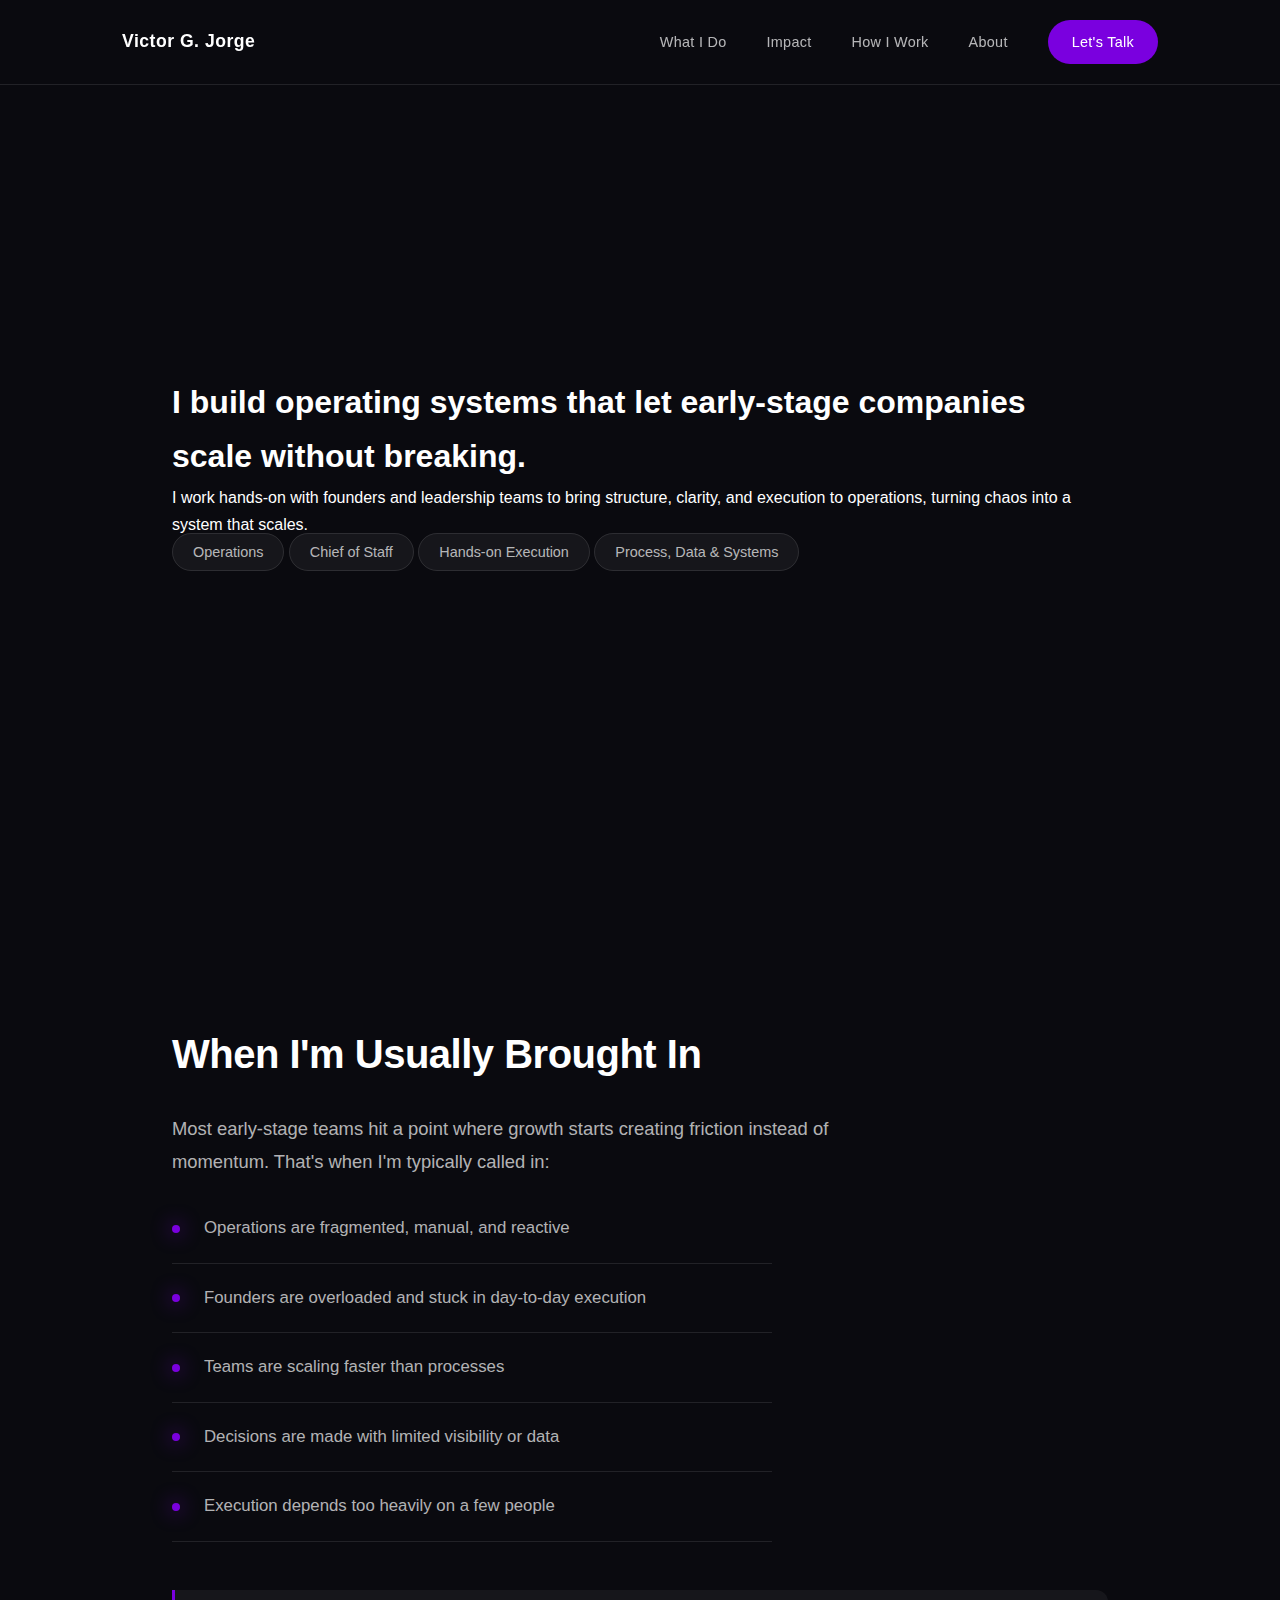
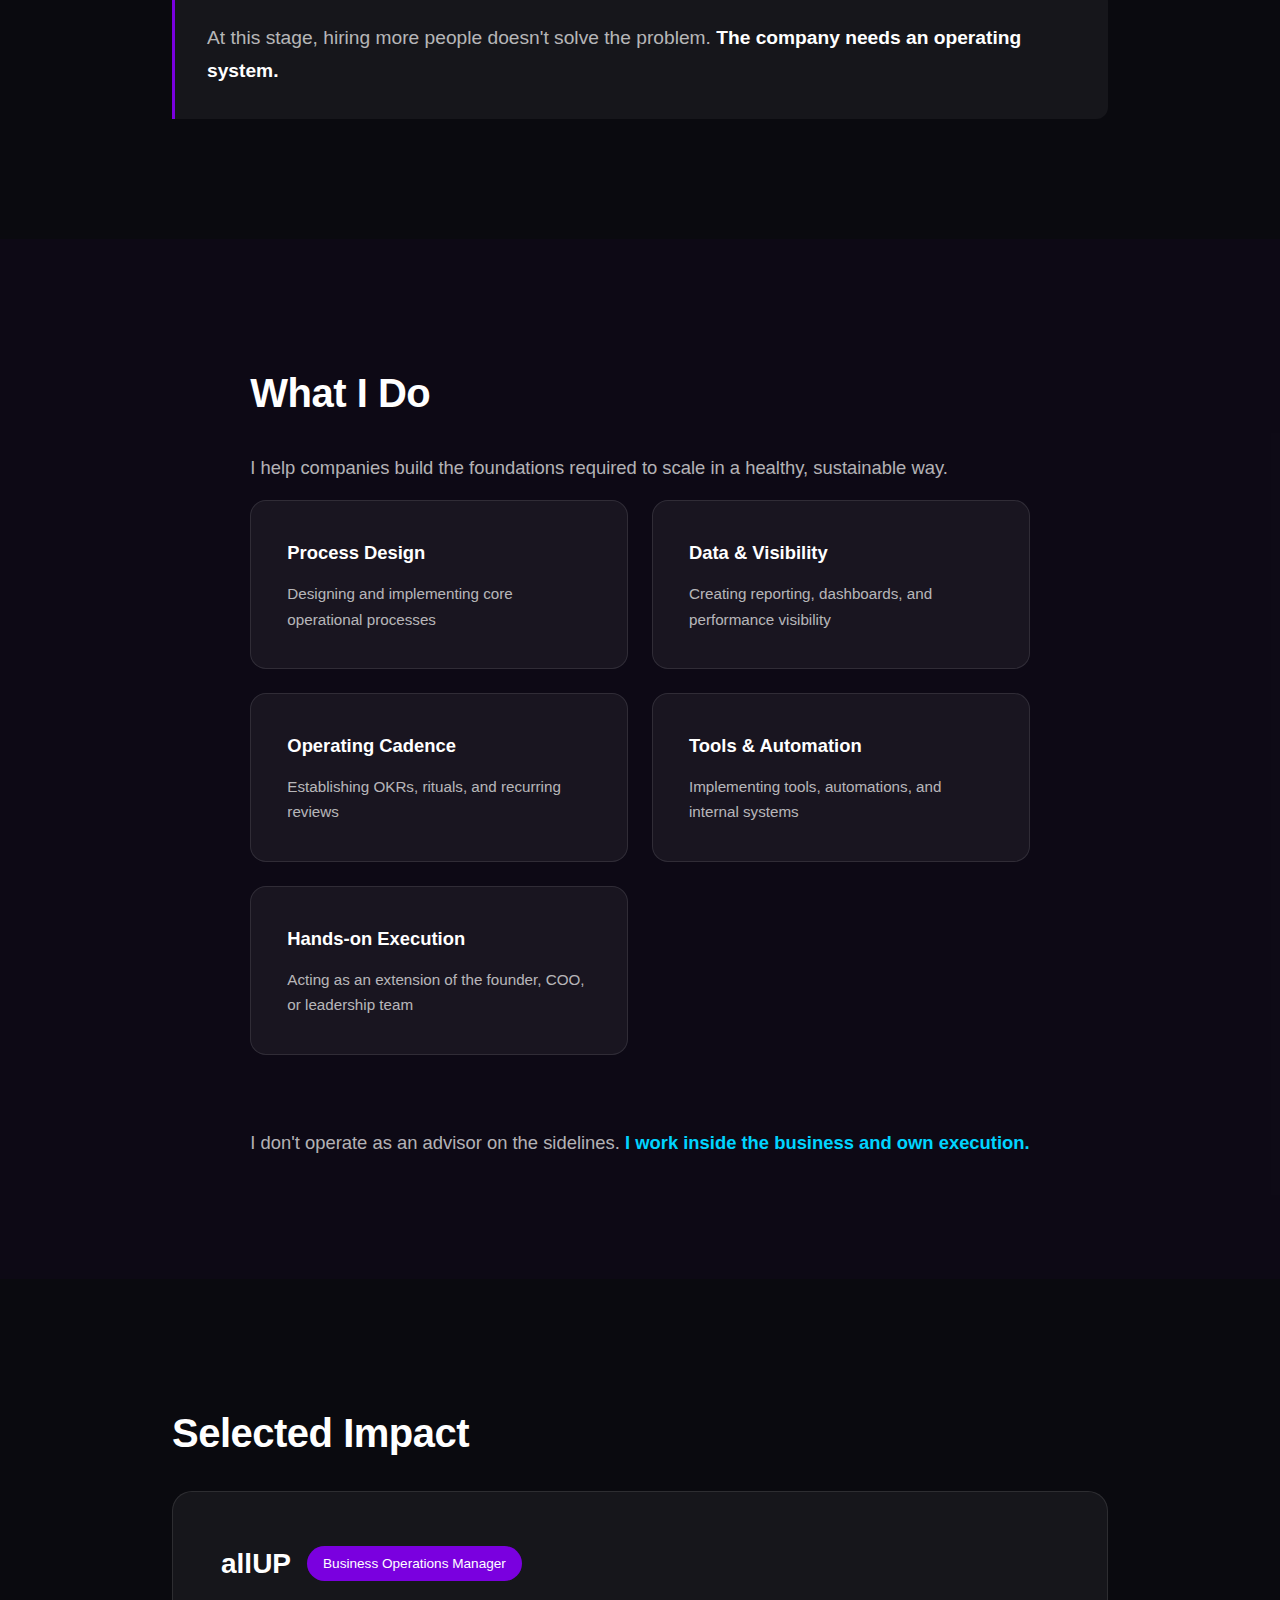
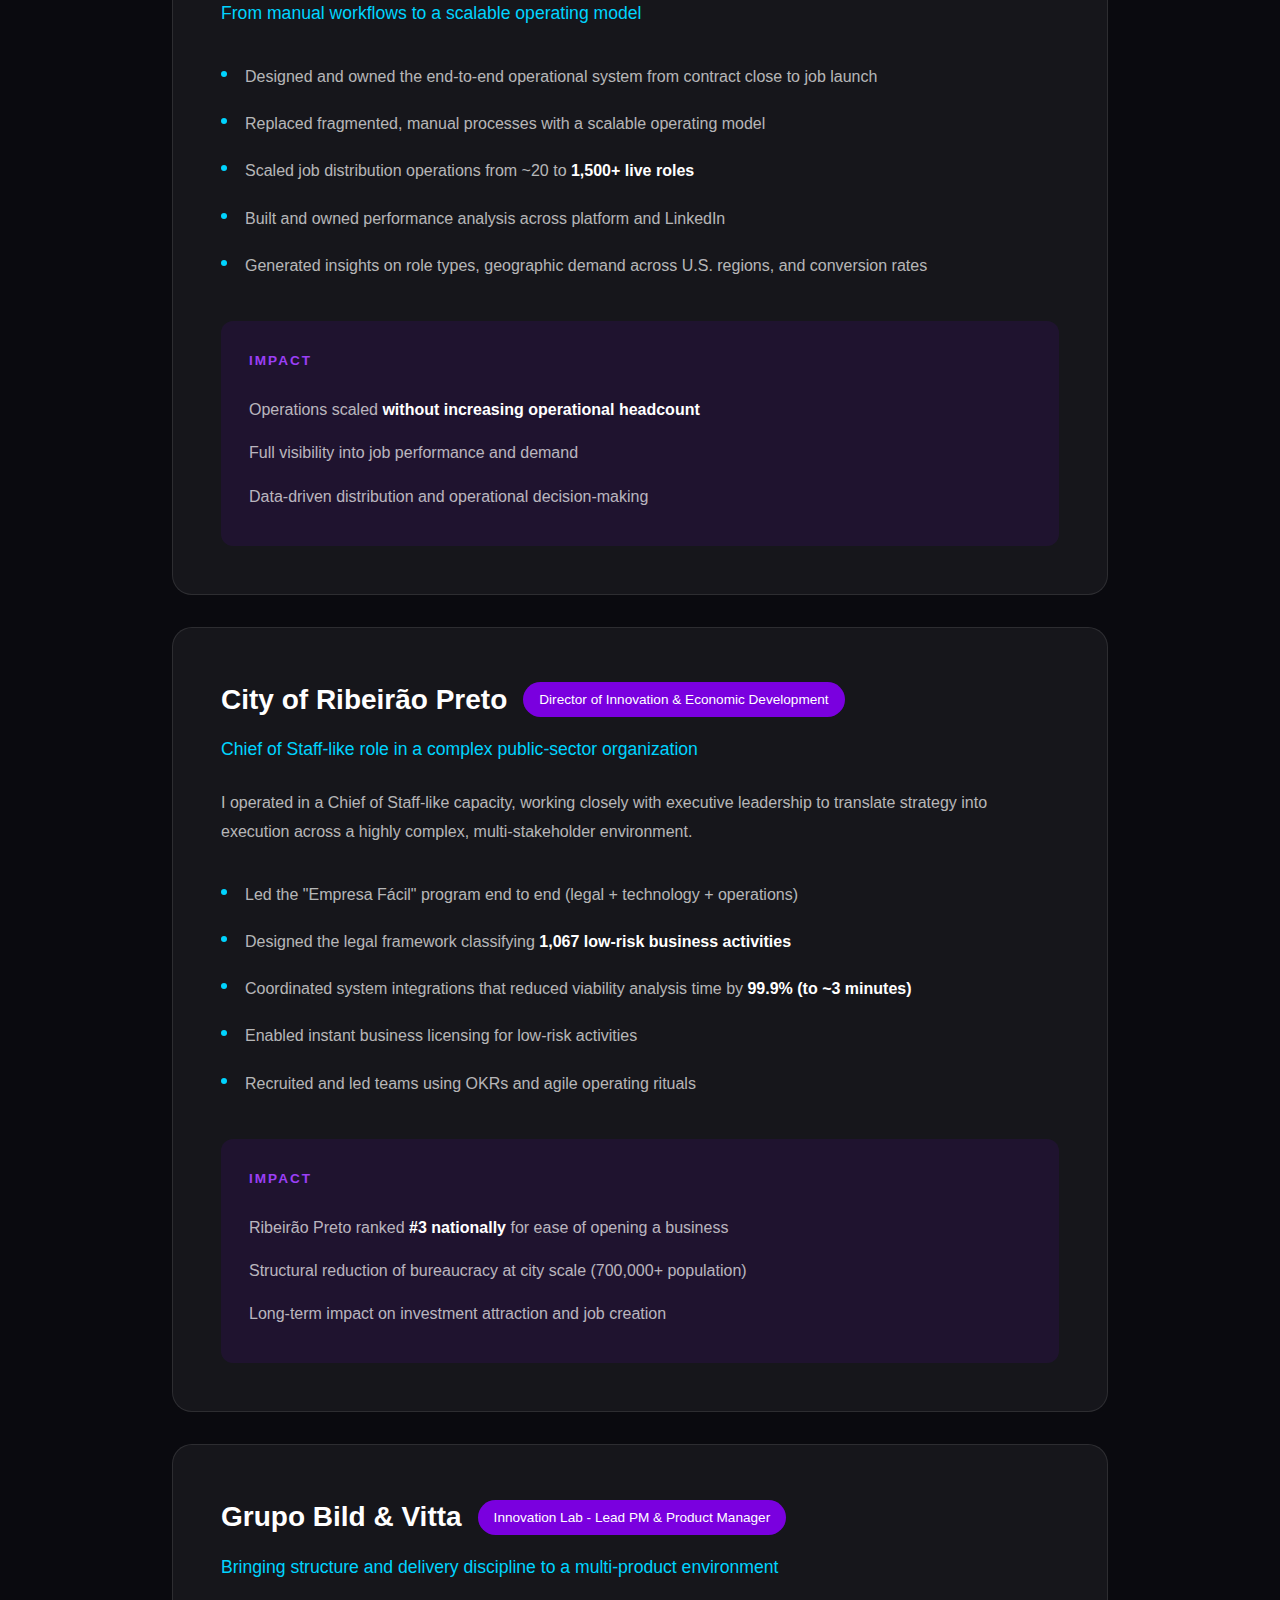
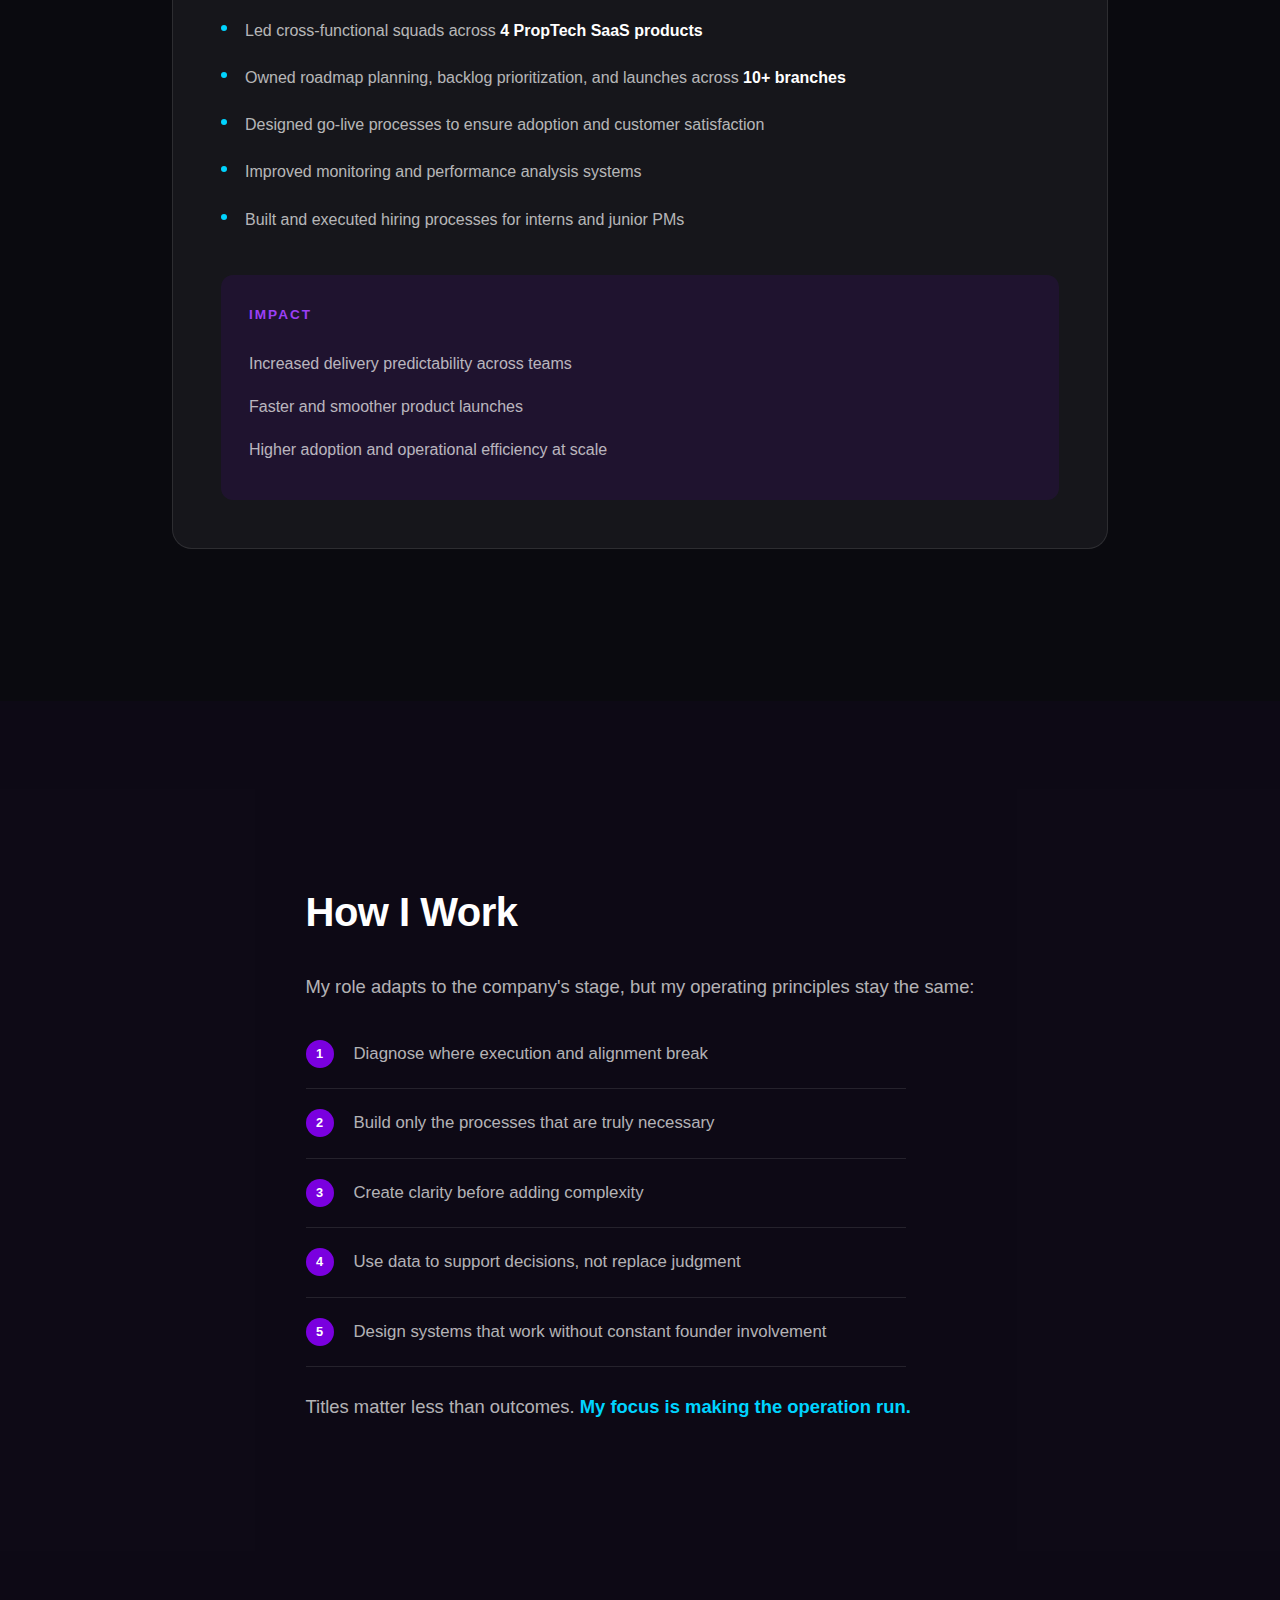
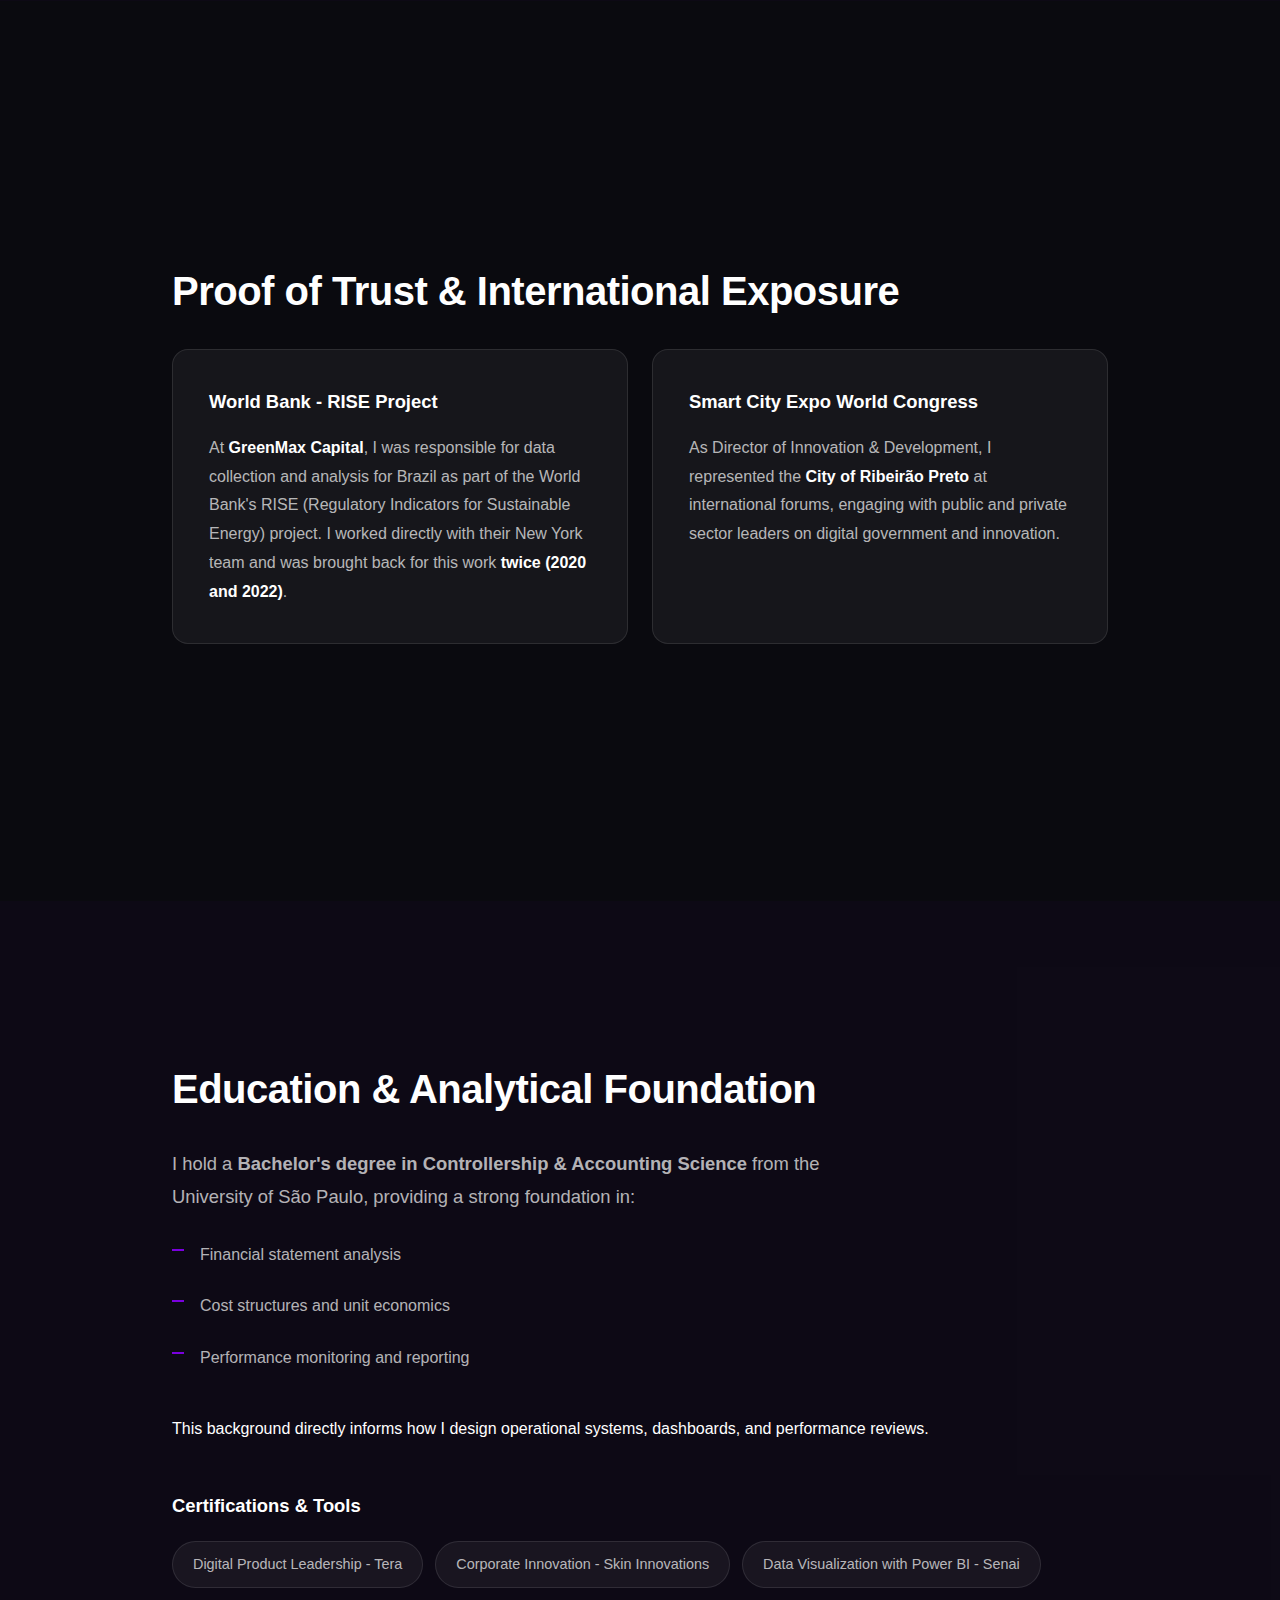
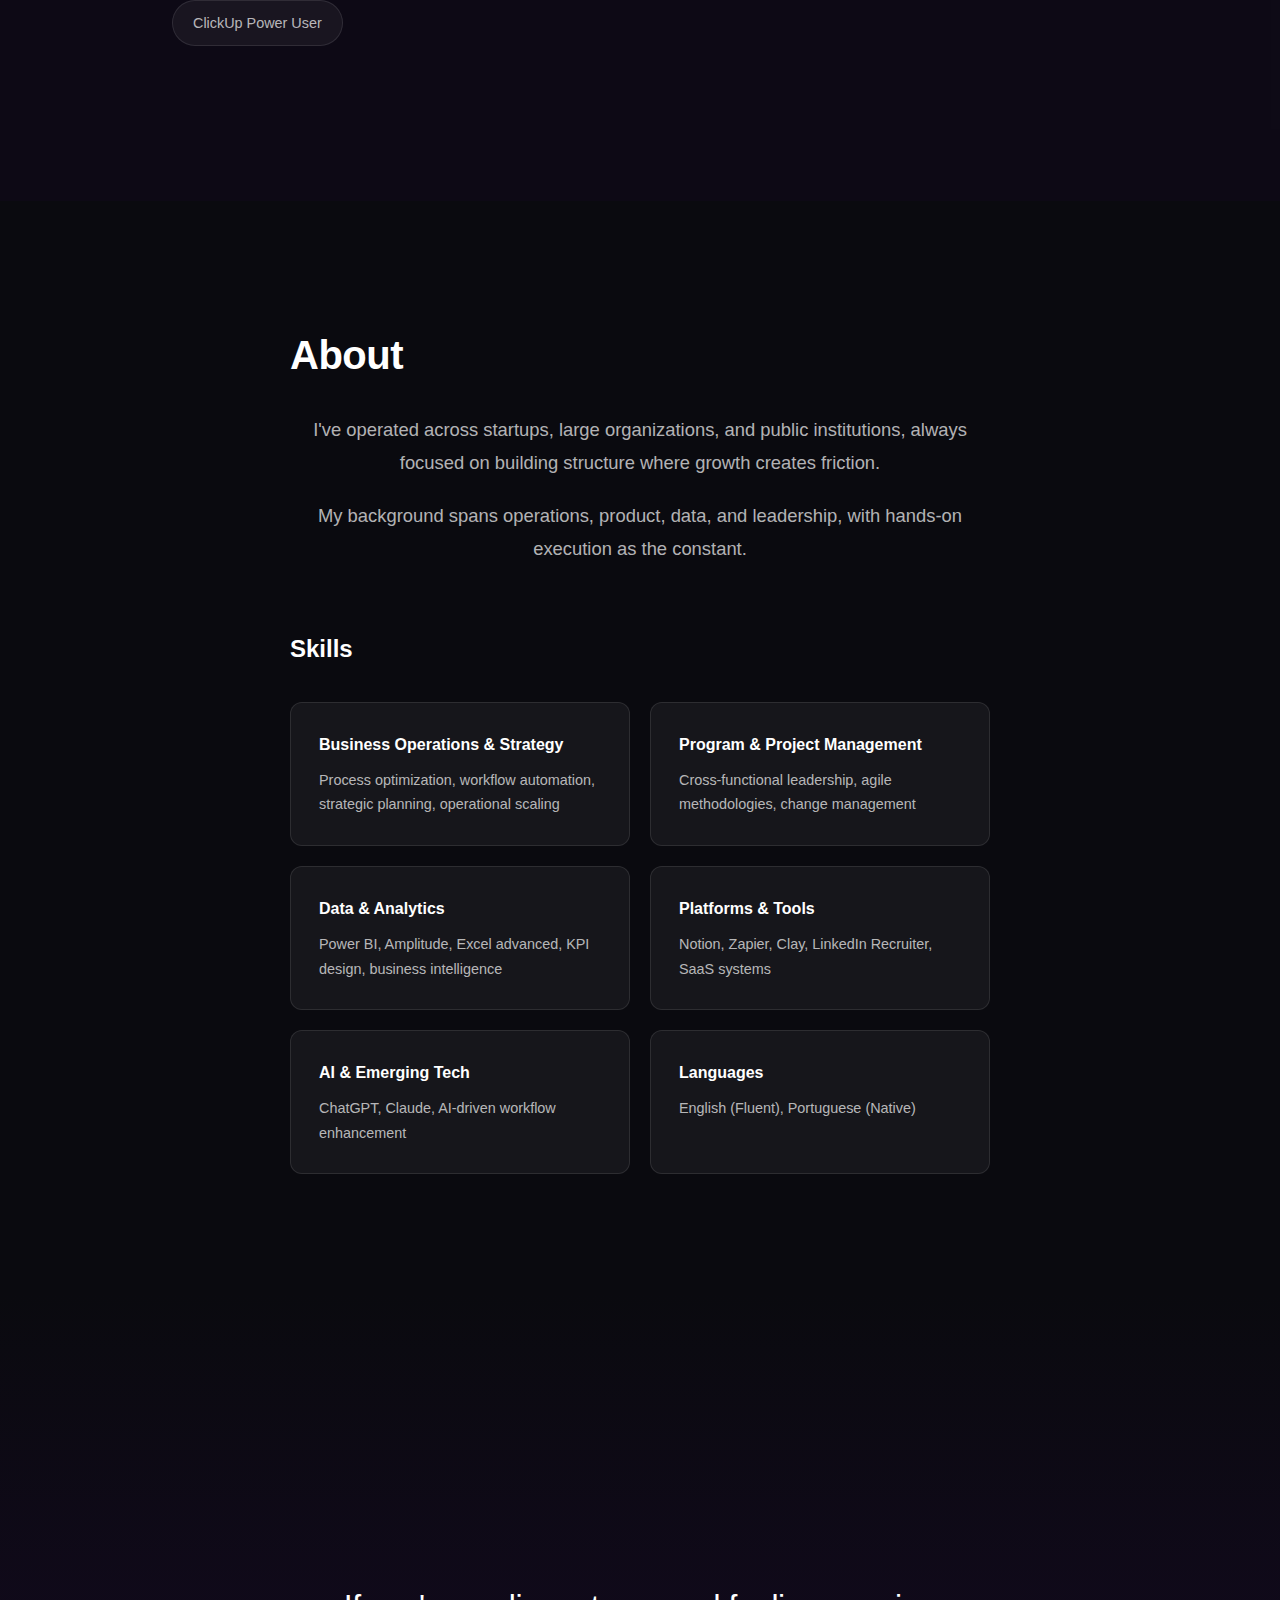
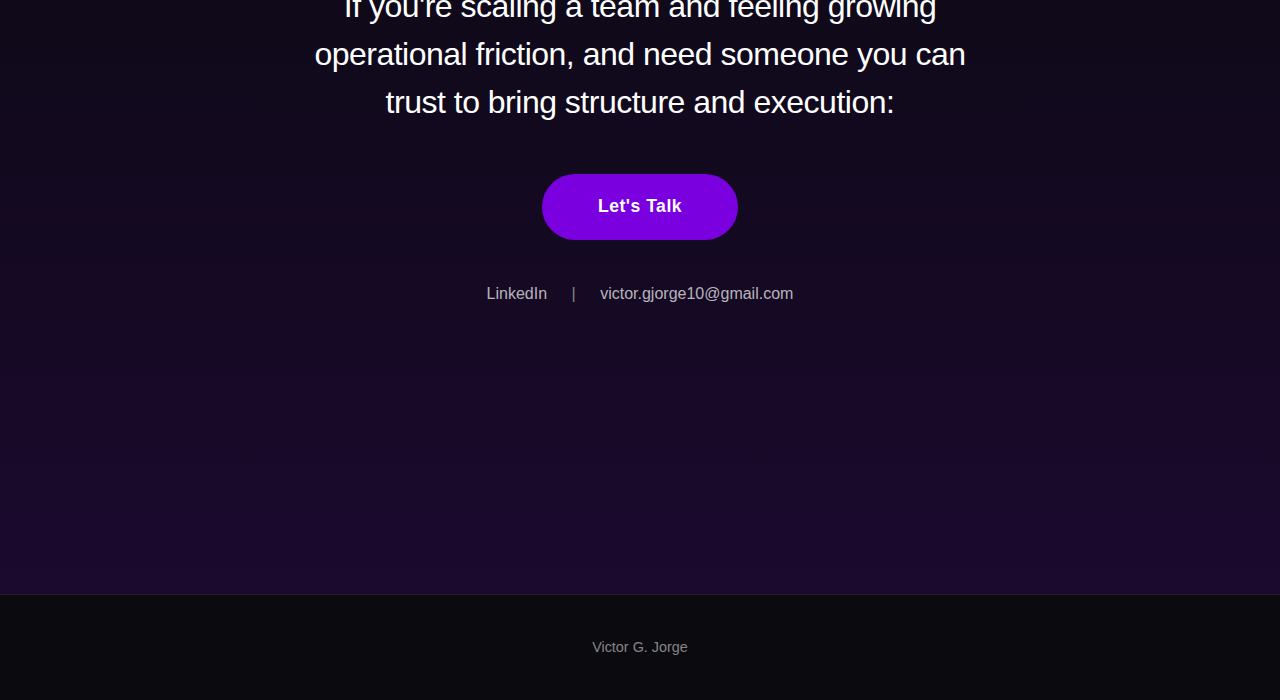
<file: index.html>
<!DOCTYPE html>
<html lang="en">
<head>
    <meta charset="UTF-8">
    <meta name="viewport" content="width=device-width, initial-scale=1.0">
    <title>Victor G. Jorge | Business Operations</title>
    <link rel="stylesheet" href="styles.css">
</head>
<body>
    <nav class="nav">
        <div class="nav-container">
            <a href="#" class="nav-logo">Victor G. Jorge</a>
            <div class="nav-links">
                <a href="#what-i-do">What I Do</a>
                <a href="#impact">Impact</a>
                <a href="#how-i-work">How I Work</a>
                <a href="#about">About</a>
                <a href="#contact" class="nav-cta">Let's Talk</a>
            </div>
        </div>
    </nav>

    <header class="hero">
        <div class="container">
            <h1>I build operating systems that let early-stage companies scale without breaking.</h1>
            <p class="hero-subtitle">I work hands-on with founders and leadership teams to bring structure, clarity, and execution to operations, turning chaos into a system that scales.</p>
            <div class="hero-tags">
                <span>Operations</span>
                <span>Chief of Staff</span>
                <span>Hands-on Execution</span>
                <span>Process, Data & Systems</span>
            </div>
        </div>
    </header>

    <section class="section" id="when-brought-in">
        <div class="container">
            <h2>When I'm Usually Brought In</h2>
            <p class="section-intro">Most early-stage teams hit a point where growth starts creating friction instead of momentum. That's when I'm typically called in:</p>
            <ul class="problem-list">
                <li>Operations are fragmented, manual, and reactive</li>
                <li>Founders are overloaded and stuck in day-to-day execution</li>
                <li>Teams are scaling faster than processes</li>
                <li>Decisions are made with limited visibility or data</li>
                <li>Execution depends too heavily on a few people</li>
            </ul>
            <p class="highlight-text">At this stage, hiring more people doesn't solve the problem. <strong>The company needs an operating system.</strong></p>
        </div>
    </section>

    <section class="section section-alt" id="what-i-do">
        <div class="container">
            <h2>What I Do</h2>
            <p class="section-intro">I help companies build the foundations required to scale in a healthy, sustainable way.</p>
            <div class="services-grid">
                <div class="service-card">
                    <h3>Process Design</h3>
                    <p>Designing and implementing core operational processes</p>
                </div>
                <div class="service-card">
                    <h3>Data & Visibility</h3>
                    <p>Creating reporting, dashboards, and performance visibility</p>
                </div>
                <div class="service-card">
                    <h3>Operating Cadence</h3>
                    <p>Establishing OKRs, rituals, and recurring reviews</p>
                </div>
                <div class="service-card">
                    <h3>Tools & Automation</h3>
                    <p>Implementing tools, automations, and internal systems</p>
                </div>
                <div class="service-card">
                    <h3>Hands-on Execution</h3>
                    <p>Acting as an extension of the founder, COO, or leadership team</p>
                </div>
            </div>
            <p class="emphasis">I don't operate as an advisor on the sidelines. <strong>I work inside the business and own execution.</strong></p>
        </div>
    </section>

    <section class="section" id="impact">
        <div class="container">
            <h2>Selected Impact</h2>

            <div class="case-study">
                <div class="case-header">
                    <h3>allUP</h3>
                    <span class="case-role">Business Operations Manager</span>
                </div>
                <p class="case-tagline">From manual workflows to a scalable operating model</p>
                <ul class="case-details">
                    <li>Designed and owned the end-to-end operational system from contract close to job launch</li>
                    <li>Replaced fragmented, manual processes with a scalable operating model</li>
                    <li>Scaled job distribution operations from ~20 to <strong>1,500+ live roles</strong></li>
                    <li>Built and owned performance analysis across platform and LinkedIn</li>
                    <li>Generated insights on role types, geographic demand across U.S. regions, and conversion rates</li>
                </ul>
                <div class="case-impact">
                    <h4>Impact</h4>
                    <ul>
                        <li>Operations scaled <strong>without increasing operational headcount</strong></li>
                        <li>Full visibility into job performance and demand</li>
                        <li>Data-driven distribution and operational decision-making</li>
                    </ul>
                </div>
            </div>

            <div class="case-study">
                <div class="case-header">
                    <h3>City of Ribeirão Preto</h3>
                    <span class="case-role">Director of Innovation & Economic Development</span>
                </div>
                <p class="case-tagline">Chief of Staff-like role in a complex public-sector organization</p>
                <p class="case-description">I operated in a Chief of Staff-like capacity, working closely with executive leadership to translate strategy into execution across a highly complex, multi-stakeholder environment.</p>
                <ul class="case-details">
                    <li>Led the "Empresa Fácil" program end to end (legal + technology + operations)</li>
                    <li>Designed the legal framework classifying <strong>1,067 low-risk business activities</strong></li>
                    <li>Coordinated system integrations that reduced viability analysis time by <strong>99.9% (to ~3 minutes)</strong></li>
                    <li>Enabled instant business licensing for low-risk activities</li>
                    <li>Recruited and led teams using OKRs and agile operating rituals</li>
                </ul>
                <div class="case-impact">
                    <h4>Impact</h4>
                    <ul>
                        <li>Ribeirão Preto ranked <strong>#3 nationally</strong> for ease of opening a business</li>
                        <li>Structural reduction of bureaucracy at city scale (700,000+ population)</li>
                        <li>Long-term impact on investment attraction and job creation</li>
                    </ul>
                </div>
            </div>

            <div class="case-study">
                <div class="case-header">
                    <h3>Grupo Bild & Vitta</h3>
                    <span class="case-role">Innovation Lab - Lead PM & Product Manager</span>
                </div>
                <p class="case-tagline">Bringing structure and delivery discipline to a multi-product environment</p>
                <ul class="case-details">
                    <li>Led cross-functional squads across <strong>4 PropTech SaaS products</strong></li>
                    <li>Owned roadmap planning, backlog prioritization, and launches across <strong>10+ branches</strong></li>
                    <li>Designed go-live processes to ensure adoption and customer satisfaction</li>
                    <li>Improved monitoring and performance analysis systems</li>
                    <li>Built and executed hiring processes for interns and junior PMs</li>
                </ul>
                <div class="case-impact">
                    <h4>Impact</h4>
                    <ul>
                        <li>Increased delivery predictability across teams</li>
                        <li>Faster and smoother product launches</li>
                        <li>Higher adoption and operational efficiency at scale</li>
                    </ul>
                </div>
            </div>
        </div>
    </section>

    <section class="section section-alt" id="how-i-work">
        <div class="container">
            <h2>How I Work</h2>
            <p class="section-intro">My role adapts to the company's stage, but my operating principles stay the same:</p>
            <ul class="principles-list">
                <li>Diagnose where execution and alignment break</li>
                <li>Build only the processes that are truly necessary</li>
                <li>Create clarity before adding complexity</li>
                <li>Use data to support decisions, not replace judgment</li>
                <li>Design systems that work without constant founder involvement</li>
            </ul>
            <p class="emphasis">Titles matter less than outcomes. <strong>My focus is making the operation run.</strong></p>
        </div>
    </section>

    <section class="section" id="trust">
        <div class="container">
            <h2>Proof of Trust & International Exposure</h2>
            <div class="trust-grid">
                <div class="trust-card">
                    <h3>World Bank - RISE Project</h3>
                    <p>At <strong>GreenMax Capital</strong>, I was responsible for data collection and analysis for Brazil as part of the World Bank's RISE (Regulatory Indicators for Sustainable Energy) project. I worked directly with their New York team and was brought back for this work <strong>twice (2020 and 2022)</strong>.</p>
                </div>
                <div class="trust-card">
                    <h3>Smart City Expo World Congress</h3>
                    <p>As Director of Innovation & Development, I represented the <strong>City of Ribeirão Preto</strong> at international forums, engaging with public and private sector leaders on digital government and innovation.</p>
                </div>
            </div>
        </div>
    </section>

    <section class="section section-alt" id="education">
        <div class="container">
            <h2>Education & Analytical Foundation</h2>
            <p class="section-intro">I hold a <strong>Bachelor's degree in Controllership & Accounting Science</strong> from the University of São Paulo, providing a strong foundation in:</p>
            <ul class="education-list">
                <li>Financial statement analysis</li>
                <li>Cost structures and unit economics</li>
                <li>Performance monitoring and reporting</li>
            </ul>
            <p>This background directly informs how I design operational systems, dashboards, and performance reviews.</p>

            <div class="certifications">
                <h3>Certifications & Tools</h3>
                <div class="cert-tags">
                    <span>Digital Product Leadership - Tera</span>
                    <span>Corporate Innovation - Skin Innovations</span>
                    <span>Data Visualization with Power BI - Senai</span>
                    <span>ClickUp Power User</span>
                </div>
            </div>
        </div>
    </section>

    <section class="section" id="about">
        <div class="container">
            <h2>About</h2>
            <p class="about-text">I've operated across startups, large organizations, and public institutions, always focused on building structure where growth creates friction.</p>
            <p class="about-text">My background spans operations, product, data, and leadership, with hands-on execution as the constant.</p>

            <div class="skills-section">
                <h3>Skills</h3>
                <div class="skills-grid">
                    <div class="skill-category">
                        <h4>Business Operations & Strategy</h4>
                        <p>Process optimization, workflow automation, strategic planning, operational scaling</p>
                    </div>
                    <div class="skill-category">
                        <h4>Program & Project Management</h4>
                        <p>Cross-functional leadership, agile methodologies, change management</p>
                    </div>
                    <div class="skill-category">
                        <h4>Data & Analytics</h4>
                        <p>Power BI, Amplitude, Excel advanced, KPI design, business intelligence</p>
                    </div>
                    <div class="skill-category">
                        <h4>Platforms & Tools</h4>
                        <p>Notion, Zapier, Clay, LinkedIn Recruiter, SaaS systems</p>
                    </div>
                    <div class="skill-category">
                        <h4>AI & Emerging Tech</h4>
                        <p>ChatGPT, Claude, AI-driven workflow enhancement</p>
                    </div>
                    <div class="skill-category">
                        <h4>Languages</h4>
                        <p>English (Fluent), Portuguese (Native)</p>
                    </div>
                </div>
            </div>
        </div>
    </section>

    <section class="section section-cta" id="contact">
        <div class="container">
            <h2>If you're scaling a team and feeling growing operational friction, and need someone you can trust to bring structure and execution:</h2>
            <a href="mailto:victor.gjorge10@gmail.com" class="cta-button">Let's Talk</a>
            <div class="contact-links">
                <a href="https://www.linkedin.com/in/victorgabrielj/" target="_blank">LinkedIn</a>
                <span>|</span>
                <a href="mailto:victor.gjorge10@gmail.com">victor.gjorge10@gmail.com</a>
            </div>
        </div>
    </section>

    <footer class="footer">
        <div class="container">
            <p>Victor G. Jorge</p>
        </div>
    </footer>
</body>
</html>
</file>
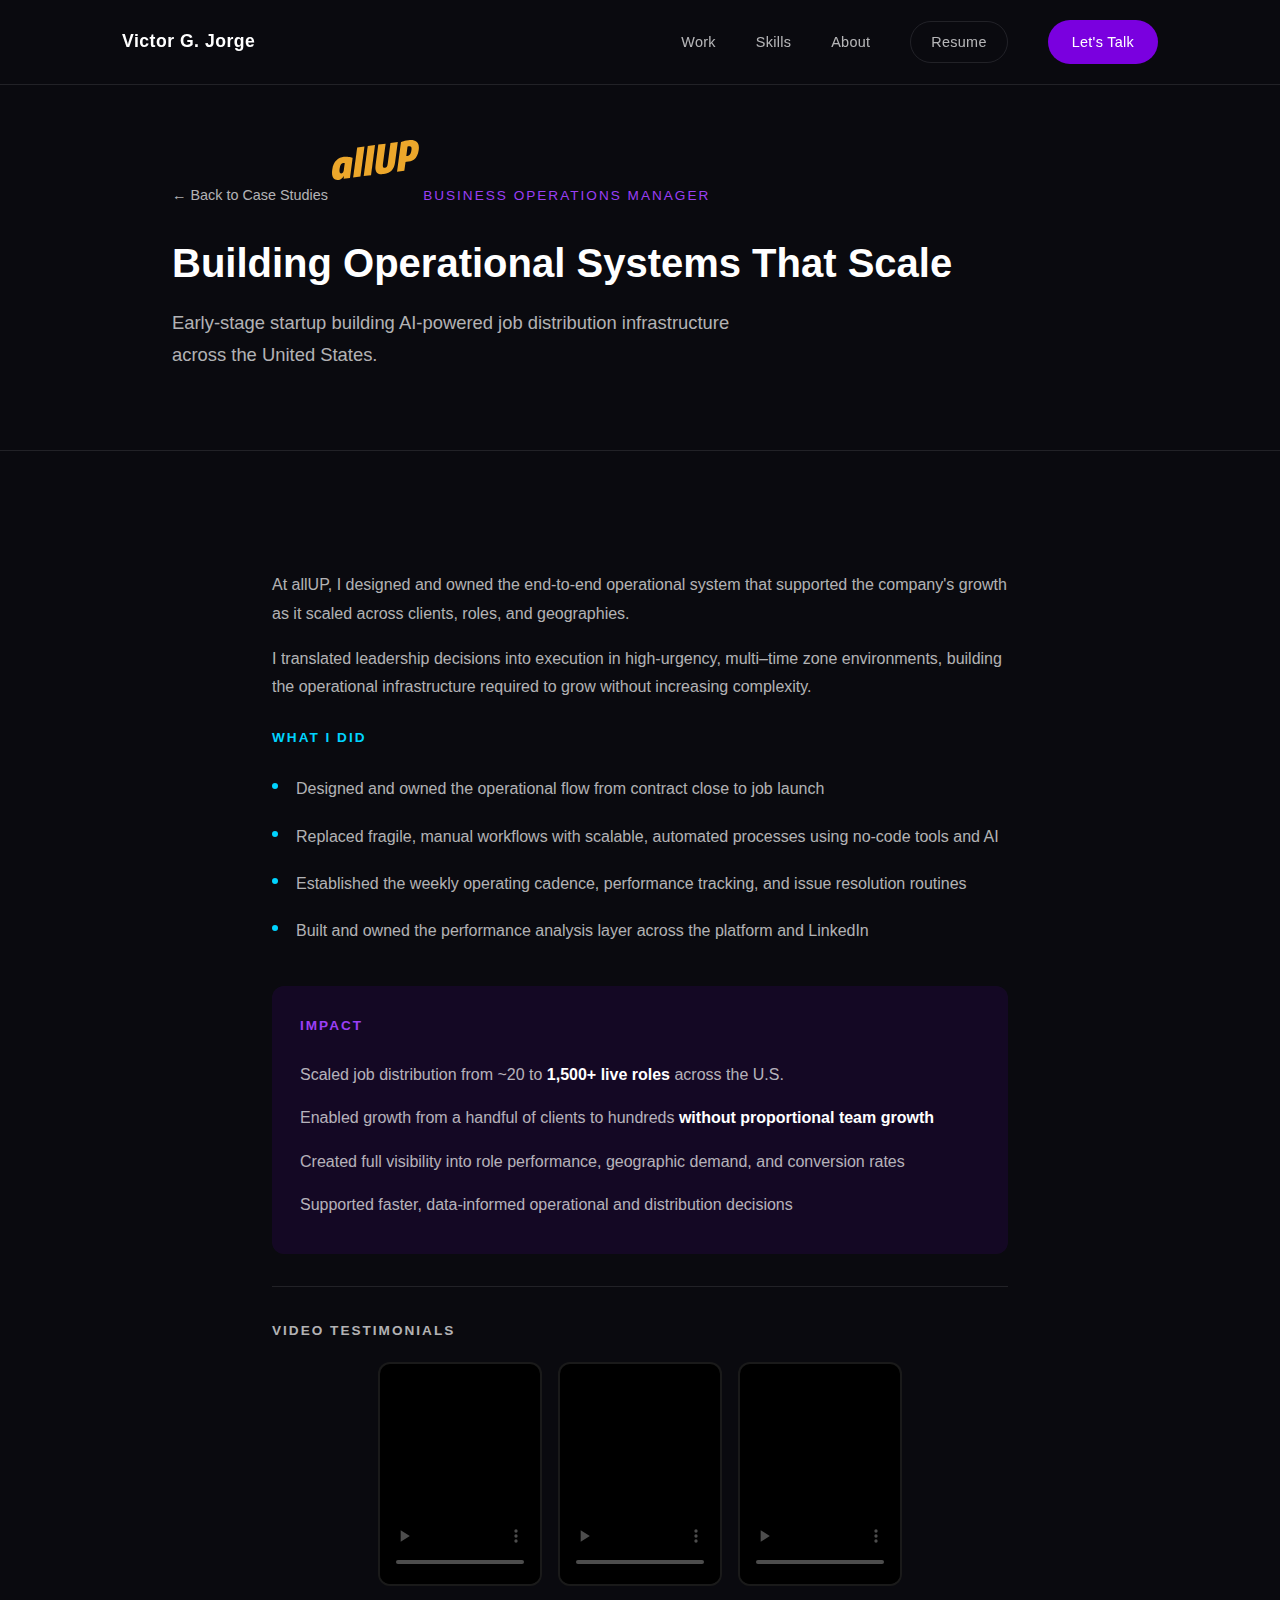
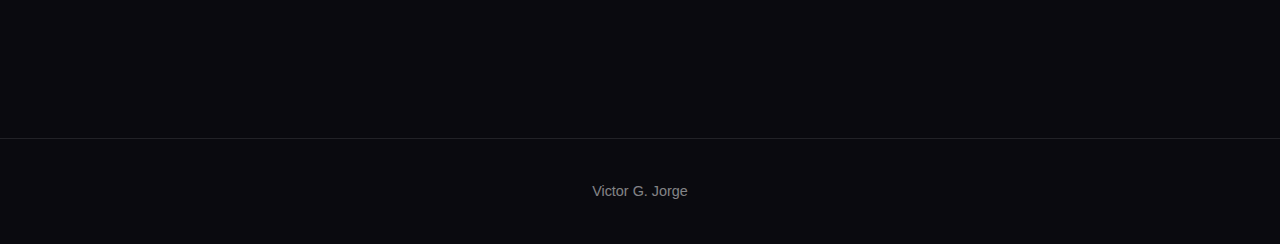
<file: case-allup.html>
<!DOCTYPE html>
<html lang="en">
<head>
    <meta charset="UTF-8">
    <meta name="viewport" content="width=device-width, initial-scale=1.0">
    <title>allUP Case Study | Victor G. Jorge</title>
    <link rel="stylesheet" href="styles.css">
</head>
<body>
    <nav class="nav">
        <div class="nav-container">
            <a href="index.html" class="nav-logo">Victor G. Jorge</a>
            <div class="nav-links">
                <a href="index.html#impact">Work</a>
                <a href="index.html#skills">Skills</a>
                <a href="index.html#about">About</a>
                <a href="#" class="nav-resume">Resume</a>
                <a href="index.html#contact" class="nav-cta">Let's Talk</a>
            </div>
        </div>
    </nav>

    <section class="case-detail-hero">
        <div class="container">
            <a href="index.html#impact" class="back-link">← Back to Case Studies</a>
            <img src="allup-logo.svg" alt="allUP" class="case-detail-logo">
            <span class="case-detail-role">Business Operations Manager</span>
            <h1 class="case-detail-title">Building Operational Systems That Scale</h1>
            <p class="case-detail-summary">Early-stage startup building AI-powered job distribution infrastructure across the United States.</p>
        </div>
    </section>

    <section class="section">
        <div class="container case-detail-content">
            <div class="case-study">
                <div class="case-description">
                    <p>At allUP, I designed and owned the end-to-end operational system that supported the company's growth as it scaled across clients, roles, and geographies.</p>
                    <p>I translated leadership decisions into execution in high-urgency, multi–time zone environments, building the operational infrastructure required to grow without increasing complexity.</p>
                </div>
                <h4 class="case-section-title">What I did</h4>
                <ul class="case-details">
                    <li>Designed and owned the operational flow from contract close to job launch</li>
                    <li>Replaced fragile, manual workflows with scalable, automated processes using no-code tools and AI</li>
                    <li>Established the weekly operating cadence, performance tracking, and issue resolution routines</li>
                    <li>Built and owned the performance analysis layer across the platform and LinkedIn</li>
                </ul>
                <div class="case-impact">
                    <h4>Impact</h4>
                    <ul>
                        <li>Scaled job distribution from ~20 to <strong>1,500+ live roles</strong> across the U.S.</li>
                        <li>Enabled growth from a handful of clients to hundreds <strong>without proportional team growth</strong></li>
                        <li>Created full visibility into role performance, geographic demand, and conversion rates</li>
                        <li>Supported faster, data-informed operational and distribution decisions</li>
                    </ul>
                </div>
                <div class="case-testimonials">
                    <h4>Video Testimonials</h4>
                    <div class="video-grid">
                        <div class="video-card">
                            <video controls poster="https://assets.wrkvbs.io/c/response/abb5bb4e-c908-4986-8f5d-865aec4e8fe9">
                                <source src="https://assets.wrkvbs.io/o/9c79484c-7a76-4330-8df0-ad66e75cb3f9" type="video/mp4">
                            </video>
                        </div>
                        <div class="video-card">
                            <video controls poster="https://assets.wrkvbs.io/o/0d9ac1d7-6dc8-4d1b-844b-0bd6453874b0">
                                <source src="https://assets.wrkvbs.io/o/7273b2f5-e7ee-471c-998f-89aa4b036964" type="video/mp4">
                            </video>
                        </div>
                        <div class="video-card">
                            <video controls poster="https://assets.wrkvbs.io/o/3c7a4ce2-77b5-4952-9036-87d41229df51">
                                <source src="https://assets.wrkvbs.io/o/972ab355-be81-4f44-a474-a66f66abf46b" type="video/mp4">
                            </video>
                        </div>
                    </div>
                </div>
            </div>
        </div>
    </section>

    <footer class="footer">
        <div class="container">
            <p>Victor G. Jorge</p>
        </div>
    </footer>
</body>
</html>
</file>
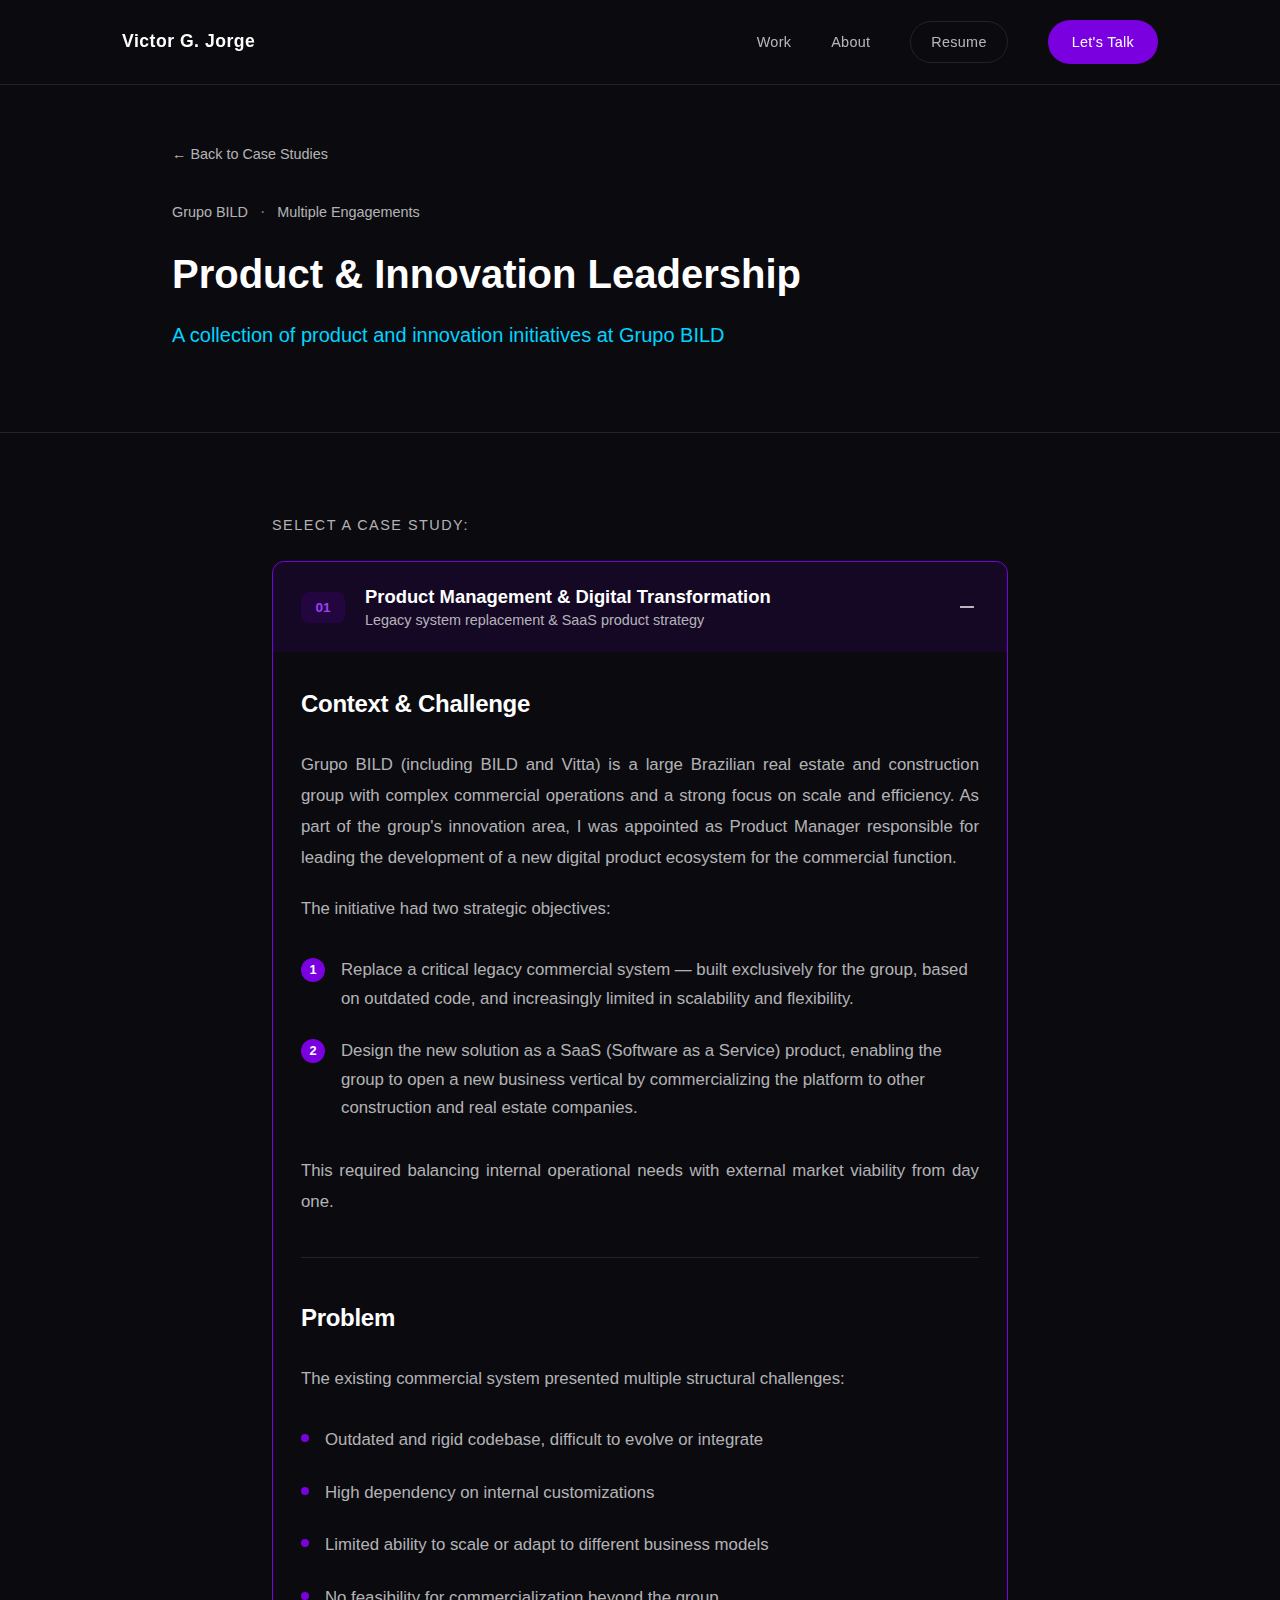
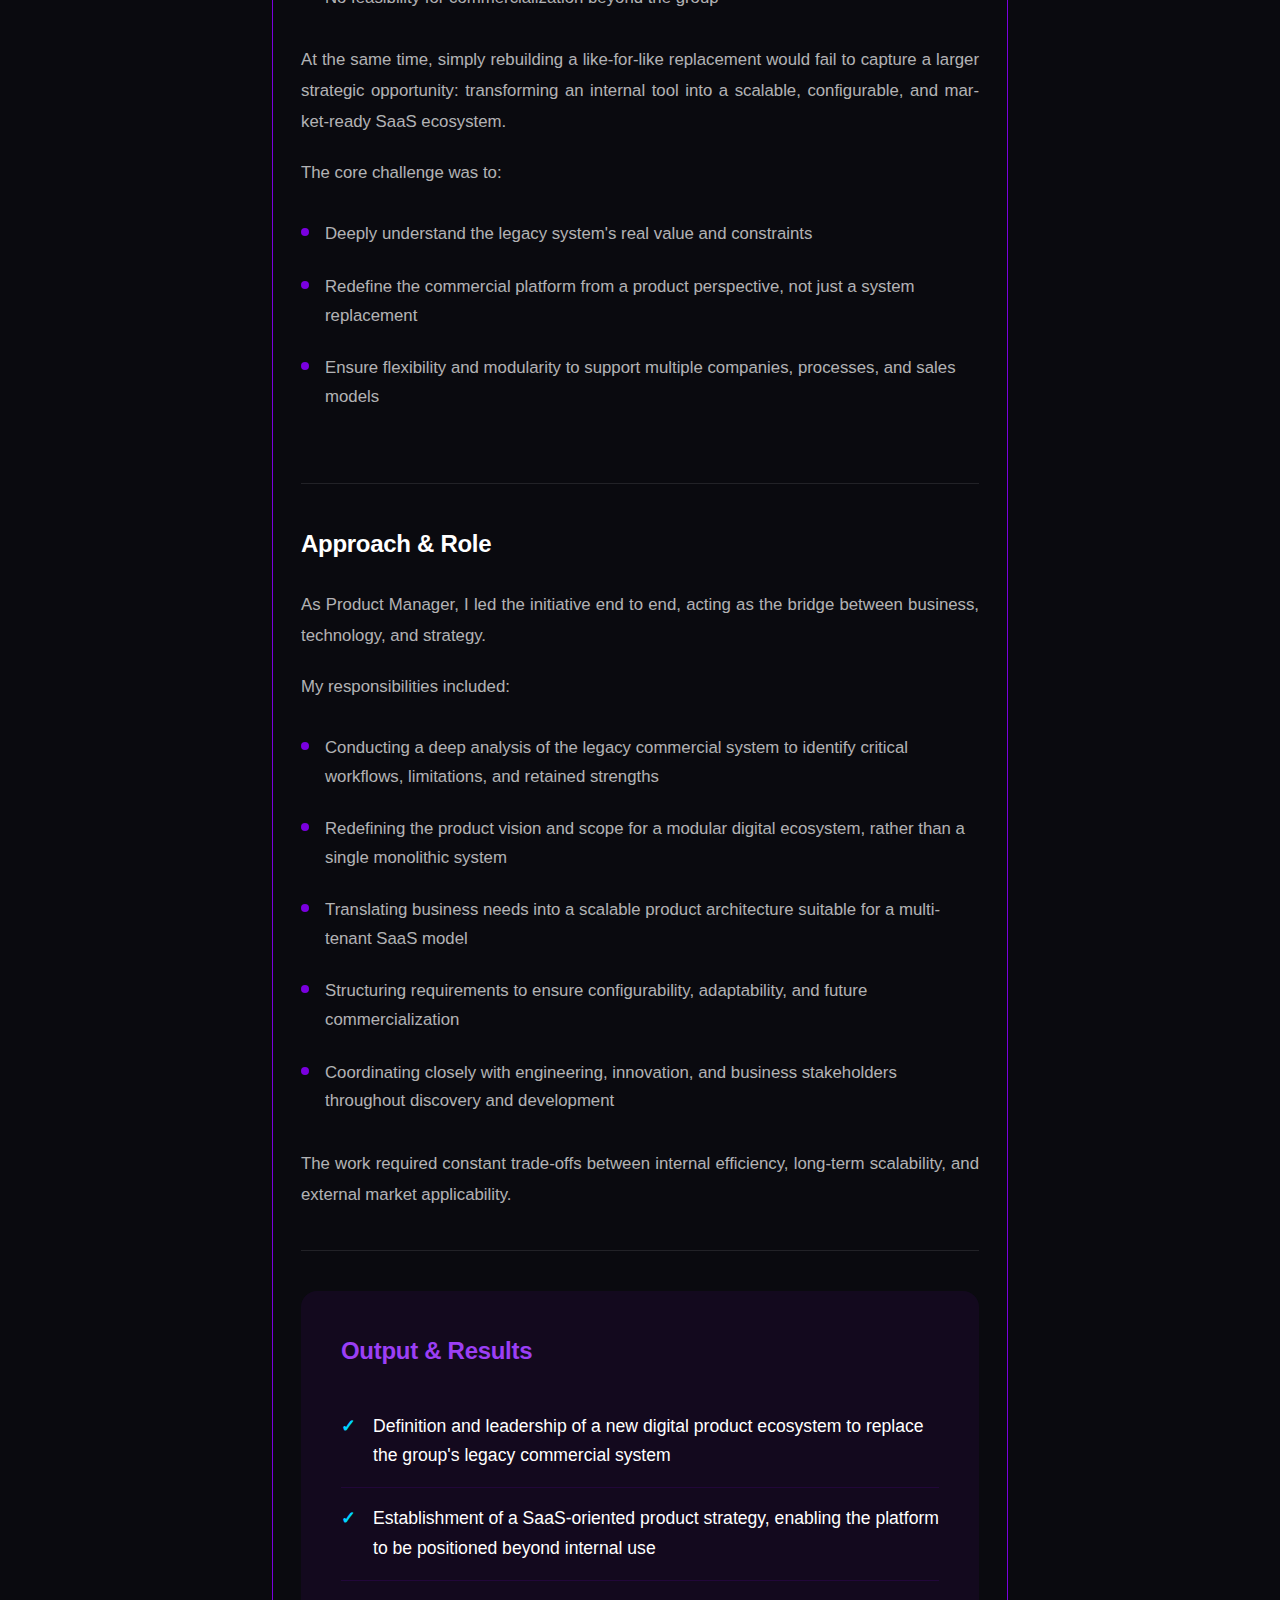
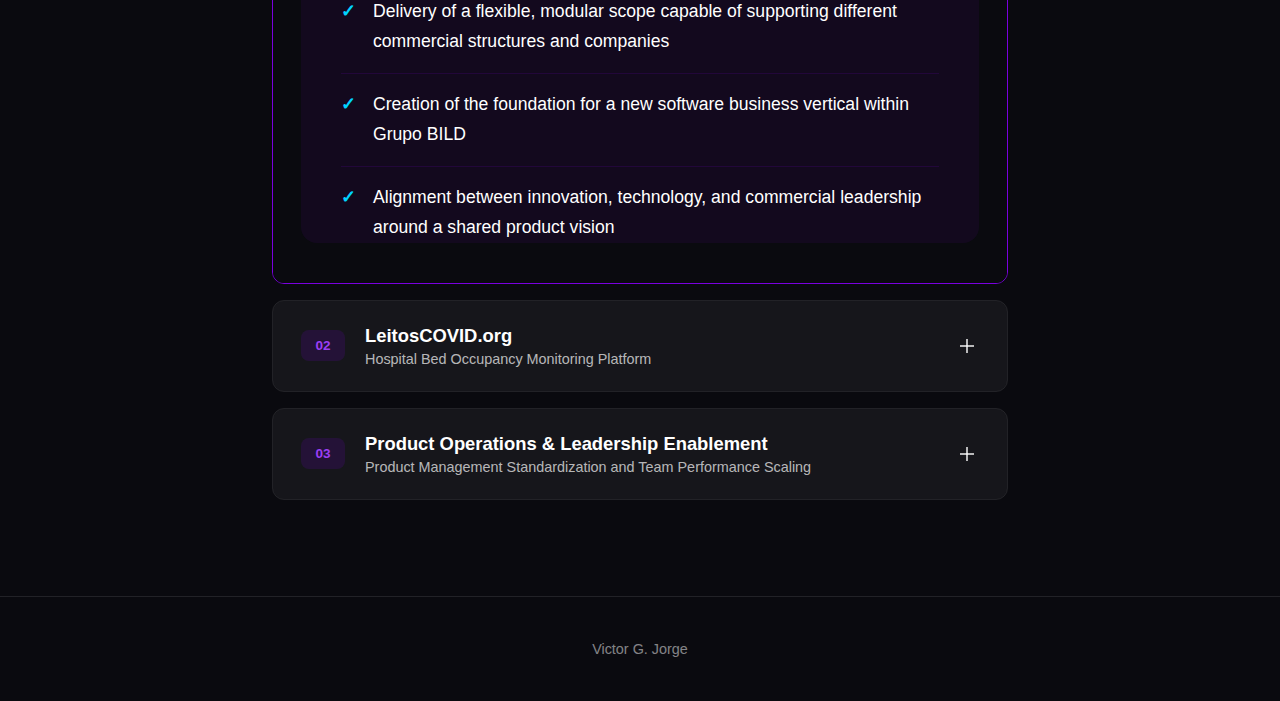
<file: case-bildvitta.html>
<!DOCTYPE html>
<html lang="en">
<head>
    <meta charset="UTF-8">
    <meta name="viewport" content="width=device-width, initial-scale=1.0">
    <title>Grupo Bild Case Studies | Victor G. Jorge</title>
    <link rel="stylesheet" href="styles.css">
</head>
<body>
    <nav class="nav">
        <div class="nav-container">
            <a href="index.html" class="nav-logo">Victor G. Jorge</a>
            <div class="nav-links">
                <a href="index.html#impact">Work</a>
                <a href="index.html#about">About</a>
                <a href="#" class="nav-resume">Resume</a>
                <a href="index.html#contact" class="nav-cta">Let's Talk</a>
            </div>
        </div>
    </nav>

    <section class="case-detail-hero">
        <div class="container">
            <a href="index.html#impact" class="back-link">← Back to Case Studies</a>
            <div class="case-hero-meta">
                <span class="case-meta-tag">Grupo BILD</span>
                <span class="case-meta-divider">·</span>
                <span class="case-meta-tag">Multiple Engagements</span>
            </div>
            <h1 class="case-detail-title">Product & Innovation Leadership</h1>
            <p class="case-detail-subtitle">A collection of product and innovation initiatives at Grupo BILD</p>
        </div>
    </section>

    <section class="case-content-section">
        <div class="container case-detail-content">

            <div class="case-selector">
                <p class="case-selector-label">Select a case study:</p>
            </div>

            <!-- Case Study 1: Product Management & Digital Transformation -->
            <div class="accordion-item" data-accordion="1">
                <button class="accordion-header active" onclick="toggleAccordion(1)">
                    <div class="accordion-header-content">
                        <span class="accordion-number">01</span>
                        <div class="accordion-title-group">
                            <h3 class="accordion-title">Product Management & Digital Transformation</h3>
                            <p class="accordion-subtitle">Legacy system replacement & SaaS product strategy</p>
                        </div>
                    </div>
                    <span class="accordion-icon"></span>
                </button>
                <div class="accordion-content active">
                    <div class="case-block">
                        <h2 class="case-block-title">Context & Challenge</h2>
                        <div class="case-block-content">
                            <p>Grupo BILD (including BILD and Vitta) is a large Brazilian real estate and construction group with complex commercial operations and a strong focus on scale and efficiency. As part of the group's innovation area, I was appointed as Product Manager responsible for leading the development of a new digital product ecosystem for the commercial function.</p>
                            <p>The initiative had two strategic objectives:</p>
                            <ul class="case-block-list case-block-list-numbered">
                                <li>Replace a critical legacy commercial system — built exclusively for the group, based on outdated code, and increasingly limited in scalability and flexibility.</li>
                                <li>Design the new solution as a SaaS (Software as a Service) product, enabling the group to open a new business vertical by commercializing the platform to other construction and real estate companies.</li>
                            </ul>
                            <p>This required balancing internal operational needs with external market viability from day one.</p>
                        </div>
                    </div>

                    <div class="case-block">
                        <h2 class="case-block-title">Problem</h2>
                        <div class="case-block-content">
                            <p>The existing commercial system presented multiple structural challenges:</p>
                            <ul class="case-block-list">
                                <li>Outdated and rigid codebase, difficult to evolve or integrate</li>
                                <li>High dependency on internal customizations</li>
                                <li>Limited ability to scale or adapt to different business models</li>
                                <li>No feasibility for commercialization beyond the group</li>
                            </ul>
                            <p>At the same time, simply rebuilding a like-for-like replacement would fail to capture a larger strategic opportunity: transforming an internal tool into a scalable, configurable, and market-ready SaaS ecosystem.</p>
                            <p>The core challenge was to:</p>
                            <ul class="case-block-list">
                                <li>Deeply understand the legacy system's real value and constraints</li>
                                <li>Redefine the commercial platform from a product perspective, not just a system replacement</li>
                                <li>Ensure flexibility and modularity to support multiple companies, processes, and sales models</li>
                            </ul>
                        </div>
                    </div>

                    <div class="case-block">
                        <h2 class="case-block-title">Approach & Role</h2>
                        <div class="case-block-content">
                            <p>As Product Manager, I led the initiative end to end, acting as the bridge between business, technology, and strategy.</p>
                            <p>My responsibilities included:</p>
                            <ul class="case-block-list">
                                <li>Conducting a deep analysis of the legacy commercial system to identify critical workflows, limitations, and retained strengths</li>
                                <li>Redefining the product vision and scope for a modular digital ecosystem, rather than a single monolithic system</li>
                                <li>Translating business needs into a scalable product architecture suitable for a multi-tenant SaaS model</li>
                                <li>Structuring requirements to ensure configurability, adaptability, and future commercialization</li>
                                <li>Coordinating closely with engineering, innovation, and business stakeholders throughout discovery and development</li>
                            </ul>
                            <p>The work required constant trade-offs between internal efficiency, long-term scalability, and external market applicability.</p>
                        </div>
                    </div>

                    <div class="case-block case-block-highlight">
                        <h2 class="case-block-title">Output & Results</h2>
                        <div class="case-block-content">
                            <ul class="case-results-list">
                                <li>Definition and leadership of a new digital product ecosystem to replace the group's legacy commercial system</li>
                                <li>Establishment of a SaaS-oriented product strategy, enabling the platform to be positioned beyond internal use</li>
                                <li>Delivery of a flexible, modular scope capable of supporting different commercial structures and companies</li>
                                <li>Creation of the foundation for a new software business vertical within Grupo BILD</li>
                                <li>Alignment between innovation, technology, and commercial leadership around a shared product vision</li>
                            </ul>
                        </div>
                    </div>
                </div>
            </div>

            <!-- Case Study 2: LeitosCOVID.org -->
            <div class="accordion-item" data-accordion="2">
                <button class="accordion-header" onclick="toggleAccordion(2)">
                    <div class="accordion-header-content">
                        <span class="accordion-number">02</span>
                        <div class="accordion-title-group">
                            <h3 class="accordion-title">LeitosCOVID.org</h3>
                            <p class="accordion-subtitle">Hospital Bed Occupancy Monitoring Platform</p>
                        </div>
                    </div>
                    <span class="accordion-icon"></span>
                </button>
                <div class="accordion-content">
                    <div class="case-block">
                        <h2 class="case-block-title">Context & Challenge</h2>
                        <div class="case-block-content">
                            <p>In mid-2019 and throughout the COVID-19 pandemic, Brazil faced severe challenges in monitoring healthcare system capacity, particularly hospital bed availability. At the state level, the São Paulo government implemented the Plano São Paulo, a regulatory framework that classified regions based on critical indicators — one of the most important being hospital and ICU bed occupancy rates. These classifications directly influenced mobility restrictions and economic activity.</p>
                            <p>Given my background and interest in innovation applied to public sector management, I was invited to join a Grupo BILD initiative as Product Manager for a public-interest project developed on a pro bono basis.</p>
                            <p>The result was LeitosCOVID.org, a digital platform designed to centralize and standardize real-time data on hospital bed occupancy — including regular and ICU beds — across all hospitals in Ribeirão Preto, a city of over 700,000 inhabitants and headquarters of Grupo BILD.</p>
                        </div>
                    </div>

                    <div class="case-block">
                        <h2 class="case-block-title">Problem</h2>
                        <div class="case-block-content">
                            <p>During the pandemic, hospital bed occupancy data was:</p>
                            <ul class="case-block-list">
                                <li>Fragmented across multiple hospitals and systems</li>
                                <li>Difficult to consolidate in real time</li>
                                <li>Not easily accessible to public decision-makers</li>
                                <li>Lacking a unified, reliable source for regional monitoring</li>
                            </ul>
                            <p>This created a critical gap for the municipality:</p>
                            <ul class="case-block-list">
                                <li>The city's classification under the Plano São Paulo depended directly on accurate occupancy data</li>
                                <li>Inaccurate or delayed information could lead to misguided public health decisions or unnecessary economic restrictions</li>
                                <li>The local government needed a single, trusted platform to monitor capacity and inform policy actions</li>
                            </ul>
                        </div>
                    </div>

                    <div class="case-block">
                        <h2 class="case-block-title">Approach & Role</h2>
                        <div class="case-block-content">
                            <p>As Product Manager, I was responsible for leading the product definition and coordination across technical, institutional, and public stakeholders.</p>
                            <p>My role included:</p>
                            <ul class="case-block-list">
                                <li>Defining the product vision and scope for a city-wide hospital bed monitoring platform</li>
                                <li>Coordinating the integration of data from all public and private hospitals in the region</li>
                                <li>Structuring a standardized data model for regular and ICU bed occupancy</li>
                                <li>Working closely with engineering teams to ensure reliability, clarity, and usability</li>
                                <li>Leading engagement with municipal stakeholders to align the platform with public health and policy needs</li>
                            </ul>
                            <p>The project required fast execution, high data accuracy, and continuous alignment with public-sector requirements under crisis conditions.</p>
                        </div>
                    </div>

                    <div class="case-block case-block-highlight">
                        <h2 class="case-block-title">Output & Results</h2>
                        <div class="case-block-content">
                            <ul class="case-results-list">
                                <li>Delivery of LeitosCOVID.org, a centralized, real-time hospital bed occupancy platform</li>
                                <li>Official adoption of the platform by the Municipality of Ribeirão Preto as the city's primary monitoring tool</li>
                                <li>Direct support to public decision-making related to health measures and economic restrictions</li>
                                <li>Contribution to transparency and coordination during a critical public health emergency</li>
                                <li>Post-launch interest from other municipalities seeking to adopt the platform</li>
                                <li>Demonstrated impact of a pro bono, innovation-led initiative with tangible social outcomes</li>
                            </ul>
                        </div>
                    </div>

                    <div class="case-block">
                        <div class="case-image">
                            <img src="LeitosCovid.org.png" alt="LeitosCOVID.org - Hospital bed occupancy monitoring platform">
                        </div>
                    </div>
                </div>
            </div>

            <!-- Case Study 3: Product Operations & Leadership Enablement -->
            <div class="accordion-item" data-accordion="3">
                <button class="accordion-header" onclick="toggleAccordion(3)">
                    <div class="accordion-header-content">
                        <span class="accordion-number">03</span>
                        <div class="accordion-title-group">
                            <h3 class="accordion-title">Product Operations & Leadership Enablement</h3>
                            <p class="accordion-subtitle">Product Management Standardization and Team Performance Scaling</p>
                        </div>
                    </div>
                    <span class="accordion-icon"></span>
                </button>
                <div class="accordion-content">
                    <div class="case-block">
                        <h2 class="case-block-title">Context & Challenge</h2>
                        <div class="case-block-content">
                            <p>After joining Grupo BILD in 2019, I consistently expressed interest in taking on leadership responsibilities within the organization. Alongside my day-to-day product work, I invested in my professional development by completing a specialization in digital product management, launching the group's digital product ecosystem across additional regions, and engaging in a structured mentorship process with my direct manager.</p>
                            <p>As a result, I was selected to participate in the group's internal leadership and management development program. Following this trajectory, I was invited to temporarily assume a Product Operations–focused role, supporting the growing Innovation area and its multiple product squads.</p>
                            <p>At that stage, the Innovation team faced a common scaling challenge:</p>
                            <p>product teams were operating with inconsistent documentation, workflows, and performance visibility, making it difficult to align execution, onboard new members, and assess team capacity.</p>
                        </div>
                    </div>

                    <div class="case-block">
                        <h2 class="case-block-title">Problem</h2>
                        <div class="case-block-content">
                            <p>As the number of squads and Product Managers increased, the lack of standardized processes created friction across the organization:</p>
                            <ul class="case-block-list">
                                <li>Inconsistent documentation formats across squads</li>
                                <li>Variability in how product requirements were translated into delivery tasks</li>
                                <li>Limited visibility into squad capacity and performance</li>
                                <li>High dependency on individual working styles rather than shared standards</li>
                            </ul>
                            <p>Without intervention, this fragmentation risked slowing delivery, reducing clarity for designers and engineers, and limiting leadership's ability to make informed decisions.</p>
                        </div>
                    </div>

                    <div class="case-block">
                        <h2 class="case-block-title">Approach & Role</h2>
                        <div class="case-block-content">
                            <p>In a Product Operations capacity, I worked closely with other Product Managers to standardize product management practices across all innovation squads.</p>
                            <p>My responsibilities included:</p>
                            <ul class="case-block-list">
                                <li>Designing and implementing standard documentation templates using Notion, including:
                                    <ul class="case-block-sublist">
                                        <li>One-on-one meeting structures</li>
                                        <li>Project kickoff and discovery documentation</li>
                                        <li>Product scope and initiative tracking</li>
                                    </ul>
                                </li>
                                <li>Establishing a consistent task and delivery structure in ClickUp, standardizing:
                                    <ul class="case-block-sublist">
                                        <li>Card creation and hierarchy</li>
                                        <li>Information handoff from Product to Design and Engineering</li>
                                        <li>Naming conventions and workflow stages</li>
                                    </ul>
                                </li>
                                <li>Defining performance and capacity indicators to measure squad throughput and utilization</li>
                                <li>Acting as a reference point for tooling best practices across the Product team</li>
                            </ul>
                            <p>Through this work, I became recognized internally as a ClickUp power user, which led to direct interaction with the ClickUp team.</p>
                        </div>
                    </div>

                    <div class="case-block case-block-highlight">
                        <h2 class="case-block-title">Output & Results</h2>
                        <div class="case-block-content">
                            <ul class="case-results-list">
                                <li>Standardized product documentation adopted across all innovation squads</li>
                                <li>Improved clarity and consistency in how product requirements were translated into delivery work</li>
                                <li>Increased visibility into squad capacity and performance, supporting better planning and prioritization</li>
                                <li>Reduced dependency on individual PM styles in favor of shared operational standards</li>
                                <li>Ongoing monthly interactions with the ClickUp team (U.S.-based), providing structured feedback and product improvement suggestions</li>
                                <li>Reinforced positioning as a trusted operator and emerging leader within Grupo BILD's innovation organization</li>
                            </ul>
                        </div>
                    </div>

                    <div class="case-block">
                        <div class="case-image">
                            <img src="ClickUp.png" alt="ClickUp - Standardized task and delivery structure">
                        </div>
                    </div>
                </div>
            </div>

        </div>
    </section>

    <footer class="footer">
        <div class="container">
            <p>Victor G. Jorge</p>
        </div>
    </footer>

    <script>
        function toggleAccordion(id) {
            const allItems = document.querySelectorAll('.accordion-item');
            const allHeaders = document.querySelectorAll('.accordion-header');
            const allContents = document.querySelectorAll('.accordion-content');

            allItems.forEach(item => {
                const itemId = parseInt(item.dataset.accordion);
                const header = item.querySelector('.accordion-header');
                const content = item.querySelector('.accordion-content');

                if (itemId === id) {
                    header.classList.toggle('active');
                    content.classList.toggle('active');
                } else {
                    header.classList.remove('active');
                    content.classList.remove('active');
                }
            });
        }
    </script>
</body>
</html>
</file>
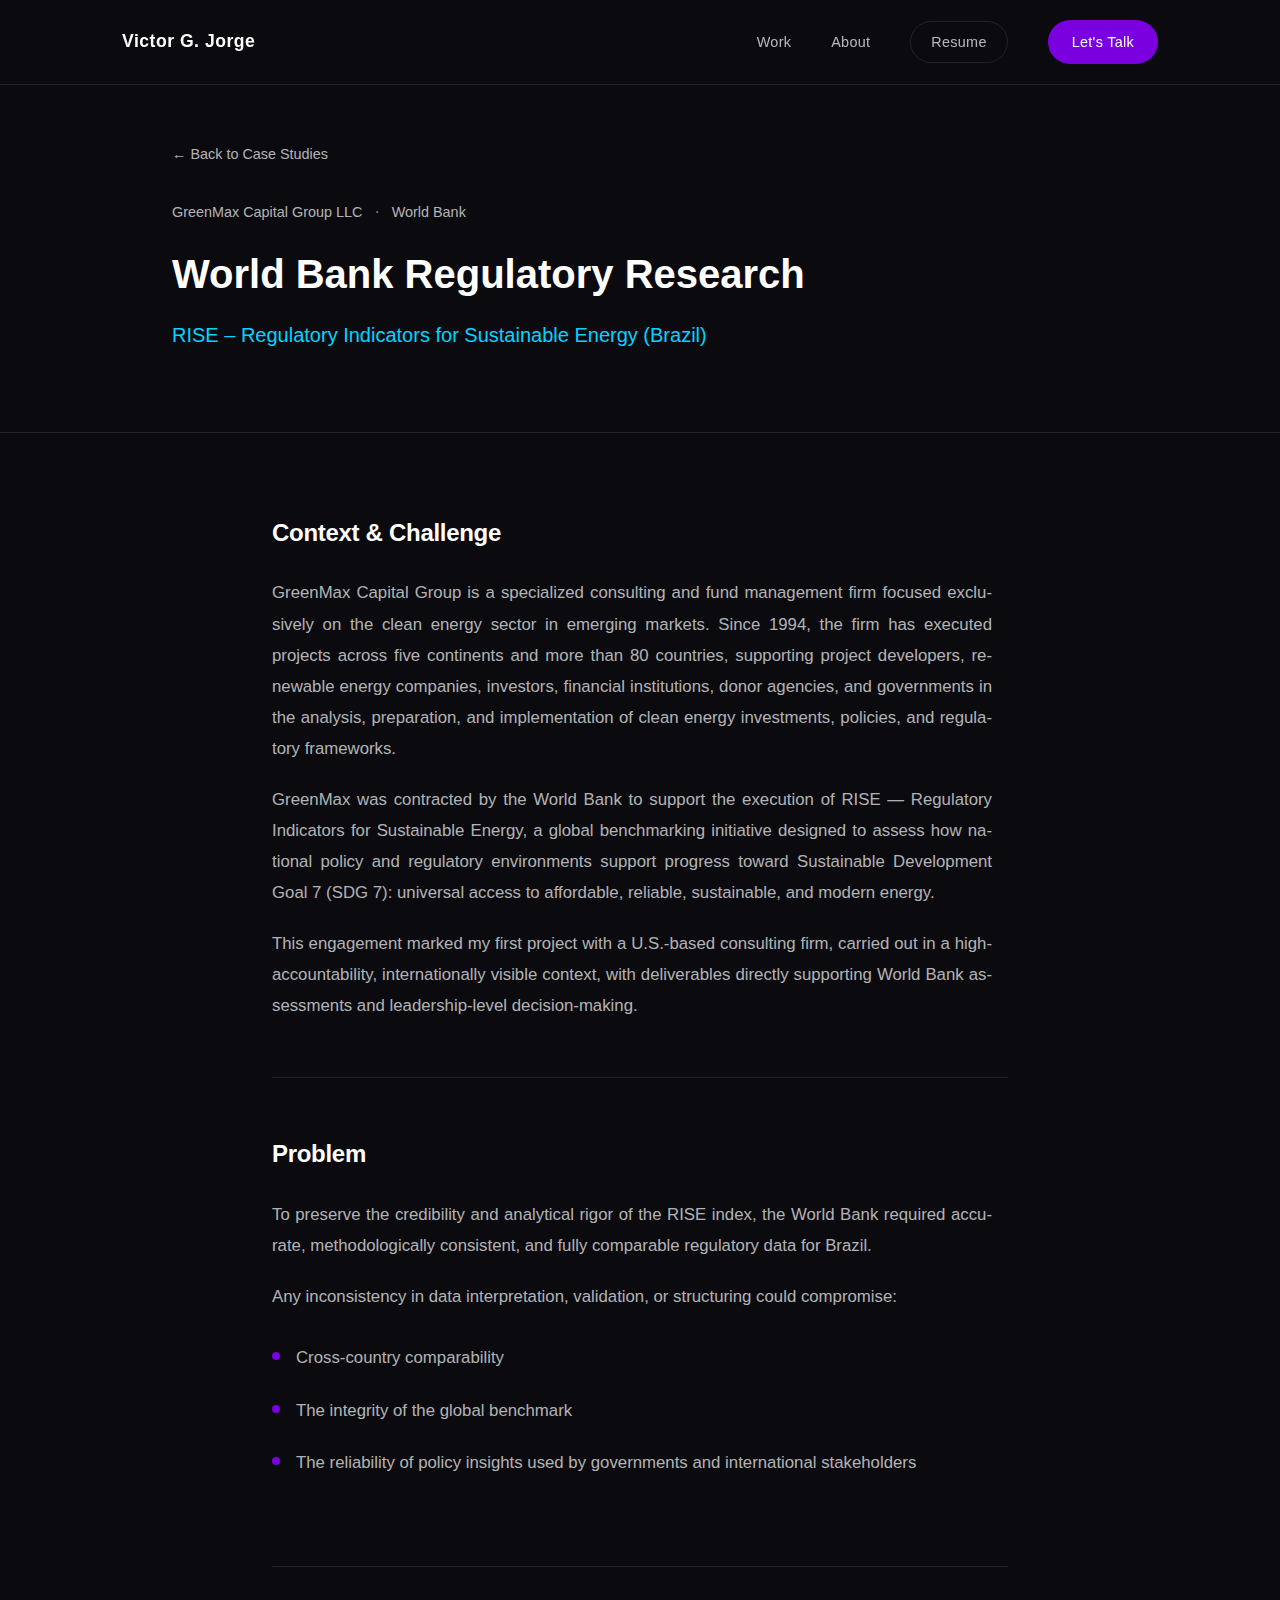
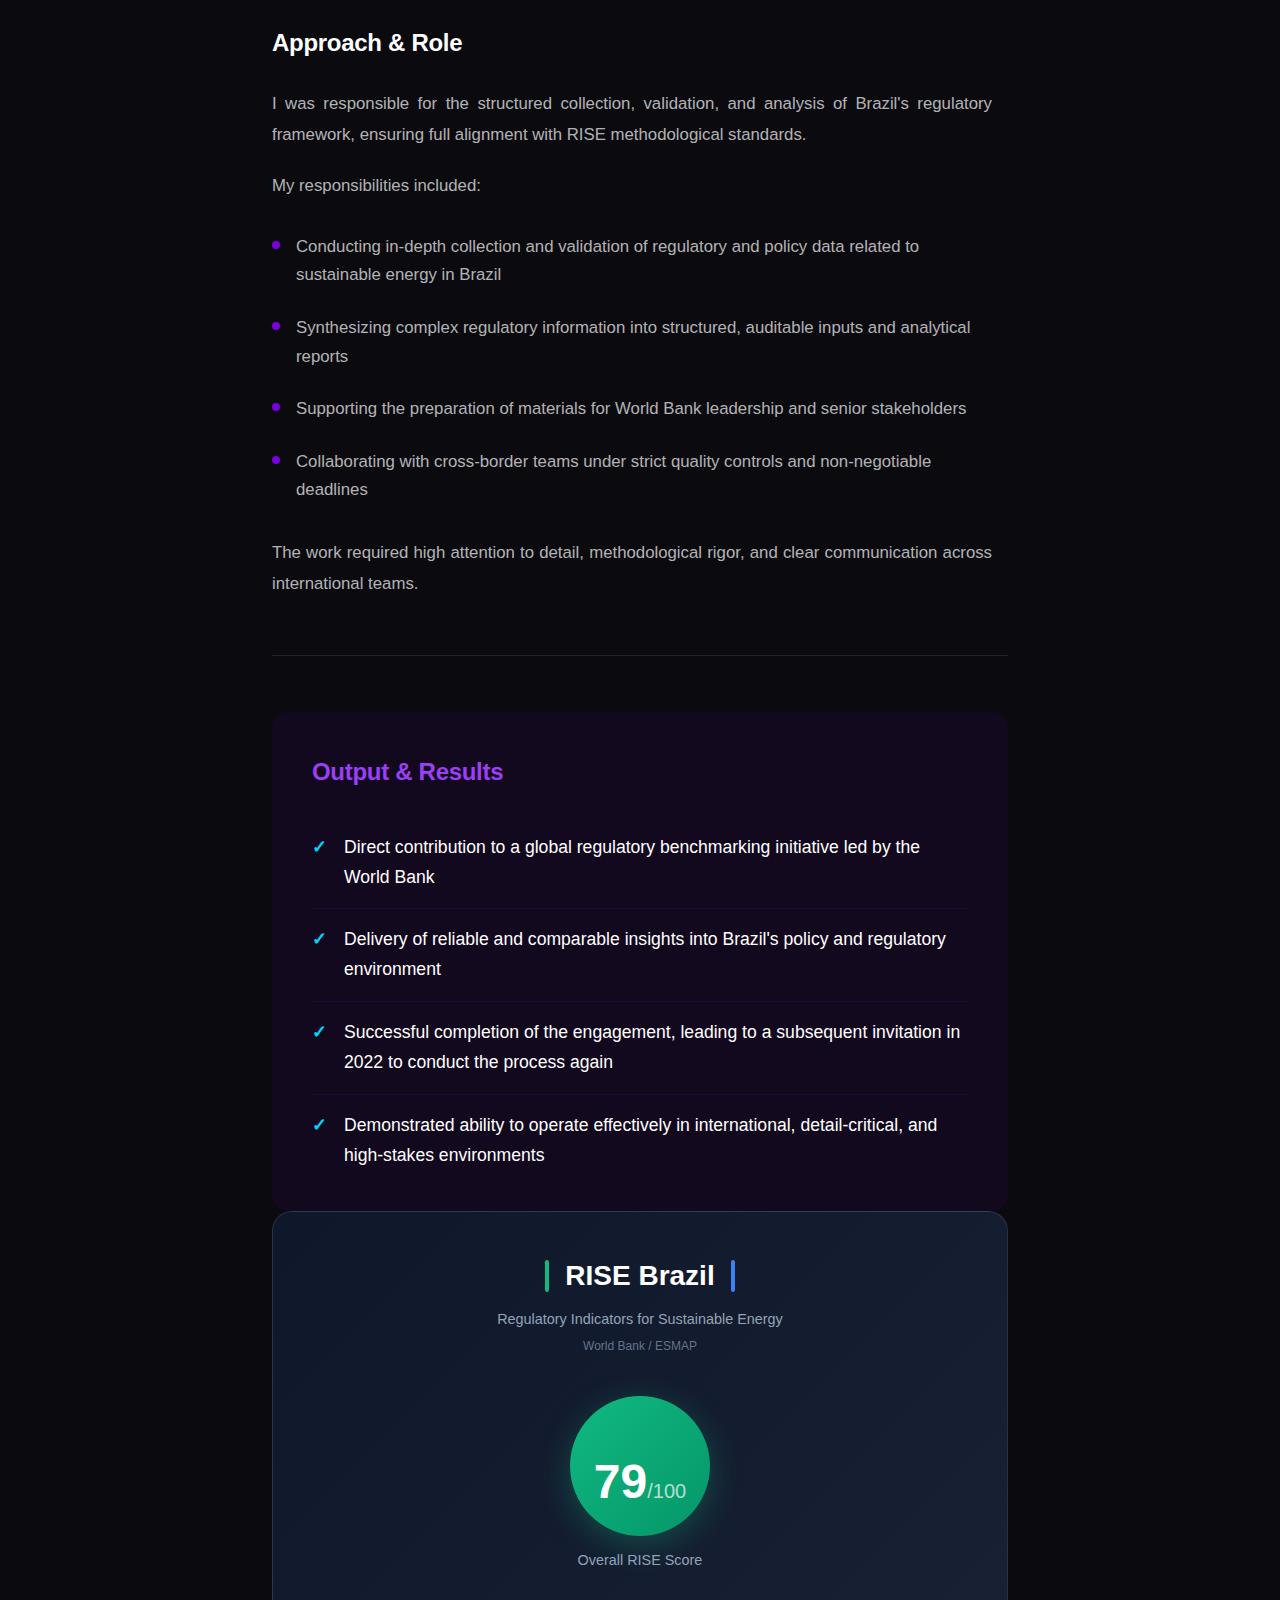
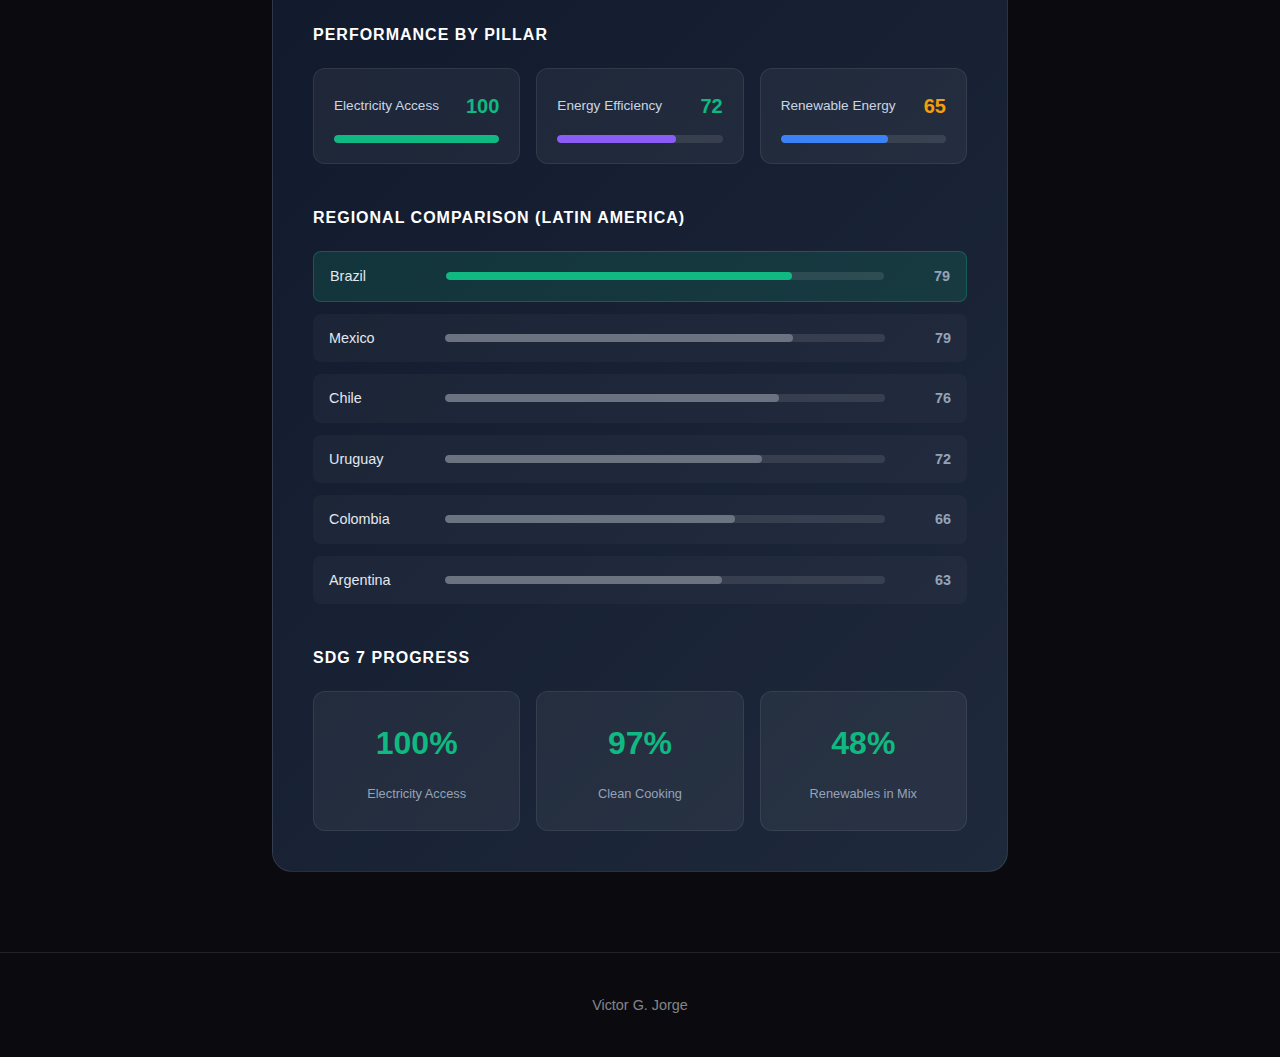
<file: case-greenmax.html>
<!DOCTYPE html>
<html lang="en">
<head>
    <meta charset="UTF-8">
    <meta name="viewport" content="width=device-width, initial-scale=1.0">
    <title>GreenMax Capital Case Study | Victor G. Jorge</title>
    <link rel="stylesheet" href="styles.css">
</head>
<body>
    <nav class="nav">
        <div class="nav-container">
            <a href="index.html" class="nav-logo">Victor G. Jorge</a>
            <div class="nav-links">
                <a href="index.html#impact">Work</a>
                <a href="index.html#about">About</a>
                <a href="#" class="nav-resume">Resume</a>
                <a href="index.html#contact" class="nav-cta">Let's Talk</a>
            </div>
        </div>
    </nav>

    <section class="case-detail-hero">
        <div class="container">
            <a href="index.html#impact" class="back-link">← Back to Case Studies</a>
            <div class="case-hero-meta">
                <span class="case-meta-tag">GreenMax Capital Group LLC</span>
                <span class="case-meta-divider">·</span>
                <span class="case-meta-tag">World Bank</span>
            </div>
            <h1 class="case-detail-title">World Bank Regulatory Research</h1>
            <p class="case-detail-subtitle">RISE – Regulatory Indicators for Sustainable Energy (Brazil)</p>
        </div>
    </section>

    <section class="case-content-section">
        <div class="container case-detail-content">

            <div class="case-block">
                <h2 class="case-block-title">Context & Challenge</h2>
                <div class="case-block-content">
                    <p>GreenMax Capital Group is a specialized consulting and fund management firm focused exclusively on the clean energy sector in emerging markets. Since 1994, the firm has executed projects across five continents and more than 80 countries, supporting project developers, renewable energy companies, investors, financial institutions, donor agencies, and governments in the analysis, preparation, and implementation of clean energy investments, policies, and regulatory frameworks.</p>
                    <p>GreenMax was contracted by the World Bank to support the execution of RISE — Regulatory Indicators for Sustainable Energy, a global benchmarking initiative designed to assess how national policy and regulatory environments support progress toward Sustainable Development Goal 7 (SDG 7): universal access to affordable, reliable, sustainable, and modern energy.</p>
                    <p>This engagement marked my first project with a U.S.-based consulting firm, carried out in a high-accountability, internationally visible context, with deliverables directly supporting World Bank assessments and leadership-level decision-making.</p>
                </div>
            </div>

            <div class="case-block">
                <h2 class="case-block-title">Problem</h2>
                <div class="case-block-content">
                    <p>To preserve the credibility and analytical rigor of the RISE index, the World Bank required accurate, methodologically consistent, and fully comparable regulatory data for Brazil.</p>
                    <p>Any inconsistency in data interpretation, validation, or structuring could compromise:</p>
                    <ul class="case-block-list">
                        <li>Cross-country comparability</li>
                        <li>The integrity of the global benchmark</li>
                        <li>The reliability of policy insights used by governments and international stakeholders</li>
                    </ul>
                </div>
            </div>

            <div class="case-block">
                <h2 class="case-block-title">Approach & Role</h2>
                <div class="case-block-content">
                    <p>I was responsible for the structured collection, validation, and analysis of Brazil's regulatory framework, ensuring full alignment with RISE methodological standards.</p>
                    <p>My responsibilities included:</p>
                    <ul class="case-block-list">
                        <li>Conducting in-depth collection and validation of regulatory and policy data related to sustainable energy in Brazil</li>
                        <li>Synthesizing complex regulatory information into structured, auditable inputs and analytical reports</li>
                        <li>Supporting the preparation of materials for World Bank leadership and senior stakeholders</li>
                        <li>Collaborating with cross-border teams under strict quality controls and non-negotiable deadlines</li>
                    </ul>
                    <p>The work required high attention to detail, methodological rigor, and clear communication across international teams.</p>
                </div>
            </div>

            <div class="case-block case-block-highlight">
                <h2 class="case-block-title">Output & Results</h2>
                <div class="case-block-content">
                    <ul class="case-results-list">
                        <li>Direct contribution to a global regulatory benchmarking initiative led by the World Bank</li>
                        <li>Delivery of reliable and comparable insights into Brazil's policy and regulatory environment</li>
                        <li>Successful completion of the engagement, leading to a subsequent invitation in 2022 to conduct the process again</li>
                        <li>Demonstrated ability to operate effectively in international, detail-critical, and high-stakes environments</li>
                    </ul>
                </div>
            </div>

            <div class="case-block">
                <div class="rise-dashboard">
                    <div class="rise-header">
                        <div class="rise-title-row">
                            <span class="rise-accent-bar green"></span>
                            <h2 class="rise-title">RISE Brazil</h2>
                            <span class="rise-accent-bar blue"></span>
                        </div>
                        <p class="rise-subtitle">Regulatory Indicators for Sustainable Energy</p>
                        <p class="rise-source">World Bank / ESMAP</p>
                    </div>

                    <div class="rise-score-main">
                        <div class="rise-score-circle">
                            <span class="rise-score-value">79</span>
                            <span class="rise-score-max">/100</span>
                        </div>
                        <p class="rise-score-label">Overall RISE Score</p>
                    </div>

                    <div class="rise-pillars">
                        <h3 class="rise-section-title">Performance by Pillar</h3>
                        <div class="rise-pillar-grid">
                            <div class="rise-pillar-card">
                                <div class="rise-pillar-header">
                                    <span class="rise-pillar-name">Electricity Access</span>
                                    <span class="rise-pillar-score green">100</span>
                                </div>
                                <div class="rise-progress-bar">
                                    <div class="rise-progress-fill green" style="width: 100%"></div>
                                </div>
                            </div>
                            <div class="rise-pillar-card">
                                <div class="rise-pillar-header">
                                    <span class="rise-pillar-name">Energy Efficiency</span>
                                    <span class="rise-pillar-score green">72</span>
                                </div>
                                <div class="rise-progress-bar">
                                    <div class="rise-progress-fill purple" style="width: 72%"></div>
                                </div>
                            </div>
                            <div class="rise-pillar-card">
                                <div class="rise-pillar-header">
                                    <span class="rise-pillar-name">Renewable Energy</span>
                                    <span class="rise-pillar-score yellow">65</span>
                                </div>
                                <div class="rise-progress-bar">
                                    <div class="rise-progress-fill blue" style="width: 65%"></div>
                                </div>
                            </div>
                        </div>
                    </div>

                    <div class="rise-regional">
                        <h3 class="rise-section-title">Regional Comparison (Latin America)</h3>
                        <div class="rise-regional-list">
                            <div class="rise-country-row highlight">
                                <span class="rise-country-name">Brazil</span>
                                <div class="rise-country-bar-wrap">
                                    <div class="rise-country-bar green" style="width: 79%"></div>
                                </div>
                                <span class="rise-country-score">79</span>
                            </div>
                            <div class="rise-country-row">
                                <span class="rise-country-name">Mexico</span>
                                <div class="rise-country-bar-wrap">
                                    <div class="rise-country-bar gray" style="width: 79%"></div>
                                </div>
                                <span class="rise-country-score">79</span>
                            </div>
                            <div class="rise-country-row">
                                <span class="rise-country-name">Chile</span>
                                <div class="rise-country-bar-wrap">
                                    <div class="rise-country-bar gray" style="width: 76%"></div>
                                </div>
                                <span class="rise-country-score">76</span>
                            </div>
                            <div class="rise-country-row">
                                <span class="rise-country-name">Uruguay</span>
                                <div class="rise-country-bar-wrap">
                                    <div class="rise-country-bar gray" style="width: 72%"></div>
                                </div>
                                <span class="rise-country-score">72</span>
                            </div>
                            <div class="rise-country-row">
                                <span class="rise-country-name">Colombia</span>
                                <div class="rise-country-bar-wrap">
                                    <div class="rise-country-bar gray" style="width: 66%"></div>
                                </div>
                                <span class="rise-country-score">66</span>
                            </div>
                            <div class="rise-country-row">
                                <span class="rise-country-name">Argentina</span>
                                <div class="rise-country-bar-wrap">
                                    <div class="rise-country-bar gray" style="width: 63%"></div>
                                </div>
                                <span class="rise-country-score">63</span>
                            </div>
                        </div>
                    </div>

                    <div class="rise-sdg7">
                        <h3 class="rise-section-title">SDG 7 Progress</h3>
                        <div class="rise-sdg7-grid">
                            <div class="rise-sdg7-card">
                                <span class="rise-sdg7-value">100%</span>
                                <span class="rise-sdg7-label">Electricity Access</span>
                            </div>
                            <div class="rise-sdg7-card">
                                <span class="rise-sdg7-value">97%</span>
                                <span class="rise-sdg7-label">Clean Cooking</span>
                            </div>
                            <div class="rise-sdg7-card">
                                <span class="rise-sdg7-value">48%</span>
                                <span class="rise-sdg7-label">Renewables in Mix</span>
                            </div>
                        </div>
                    </div>
                </div>
            </div>

        </div>
    </section>

    <footer class="footer">
        <div class="container">
            <p>Victor G. Jorge</p>
        </div>
    </footer>
</body>
</html>
</file>
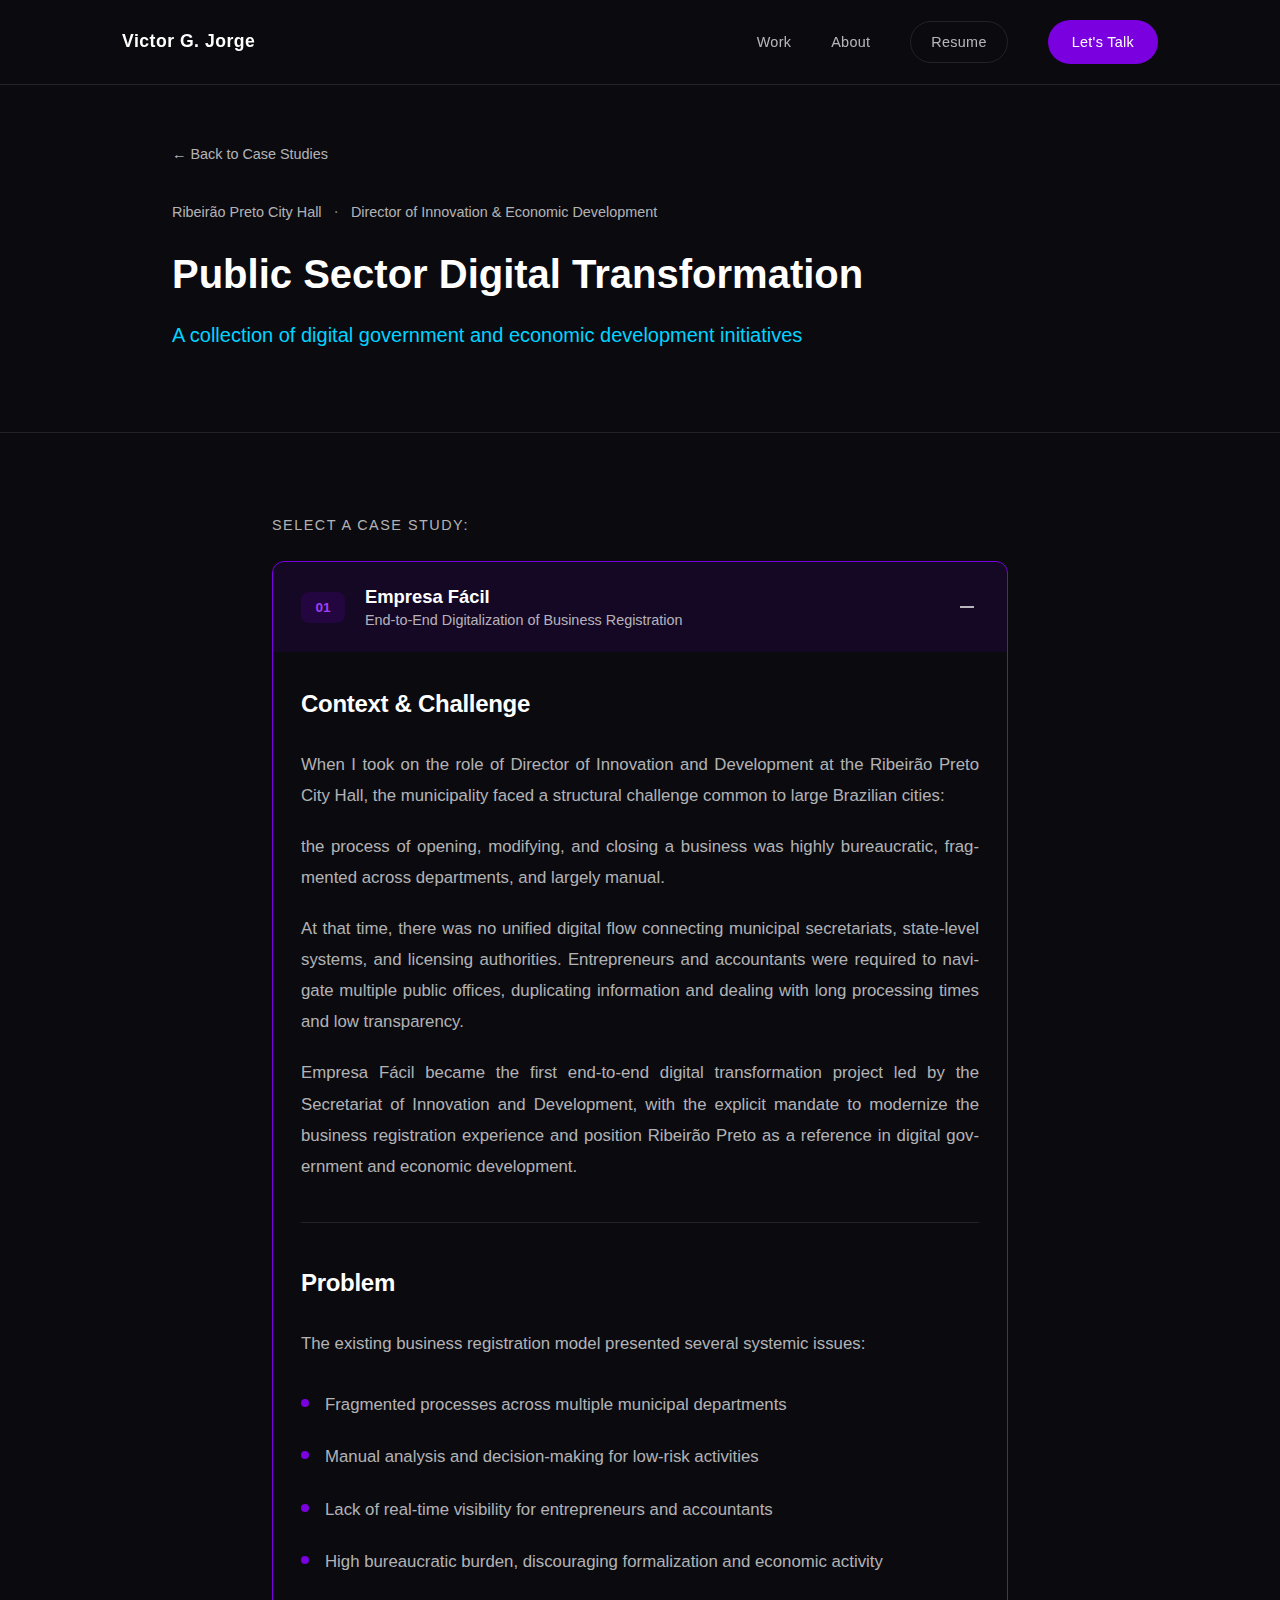
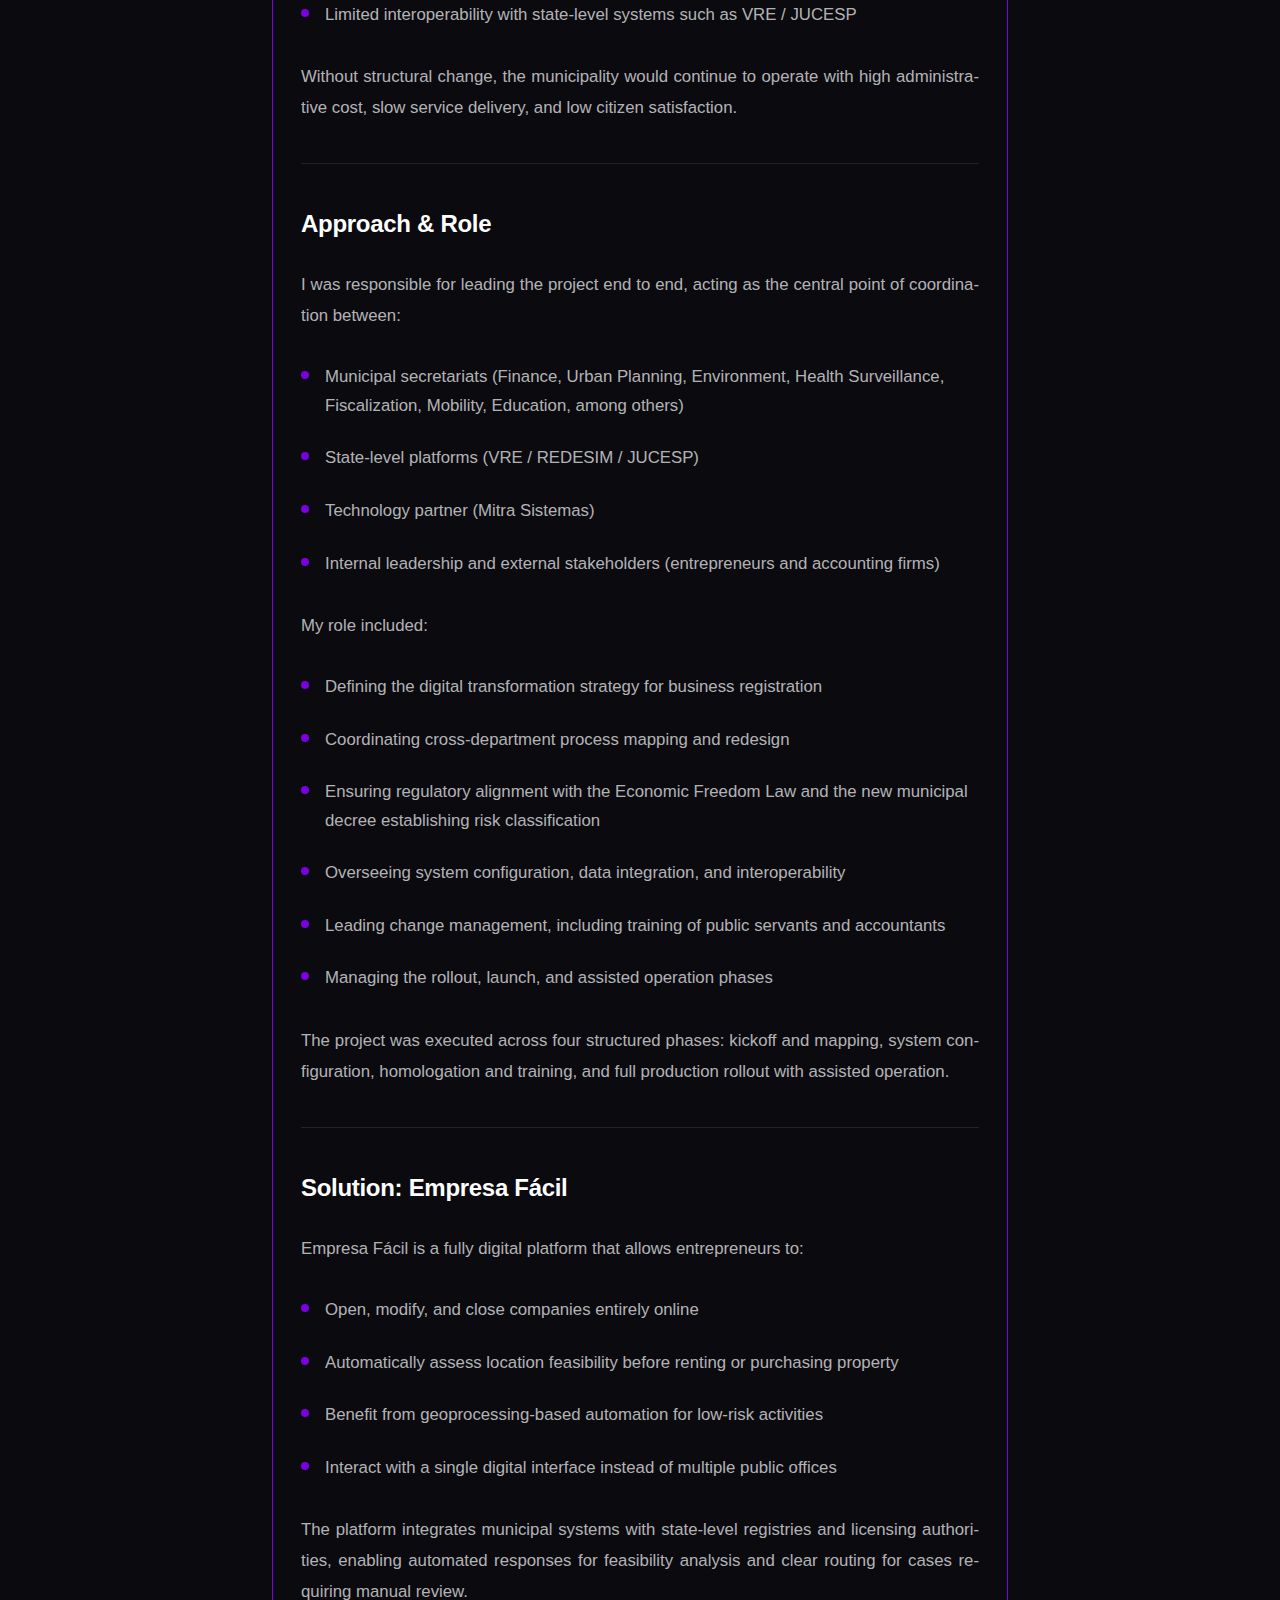
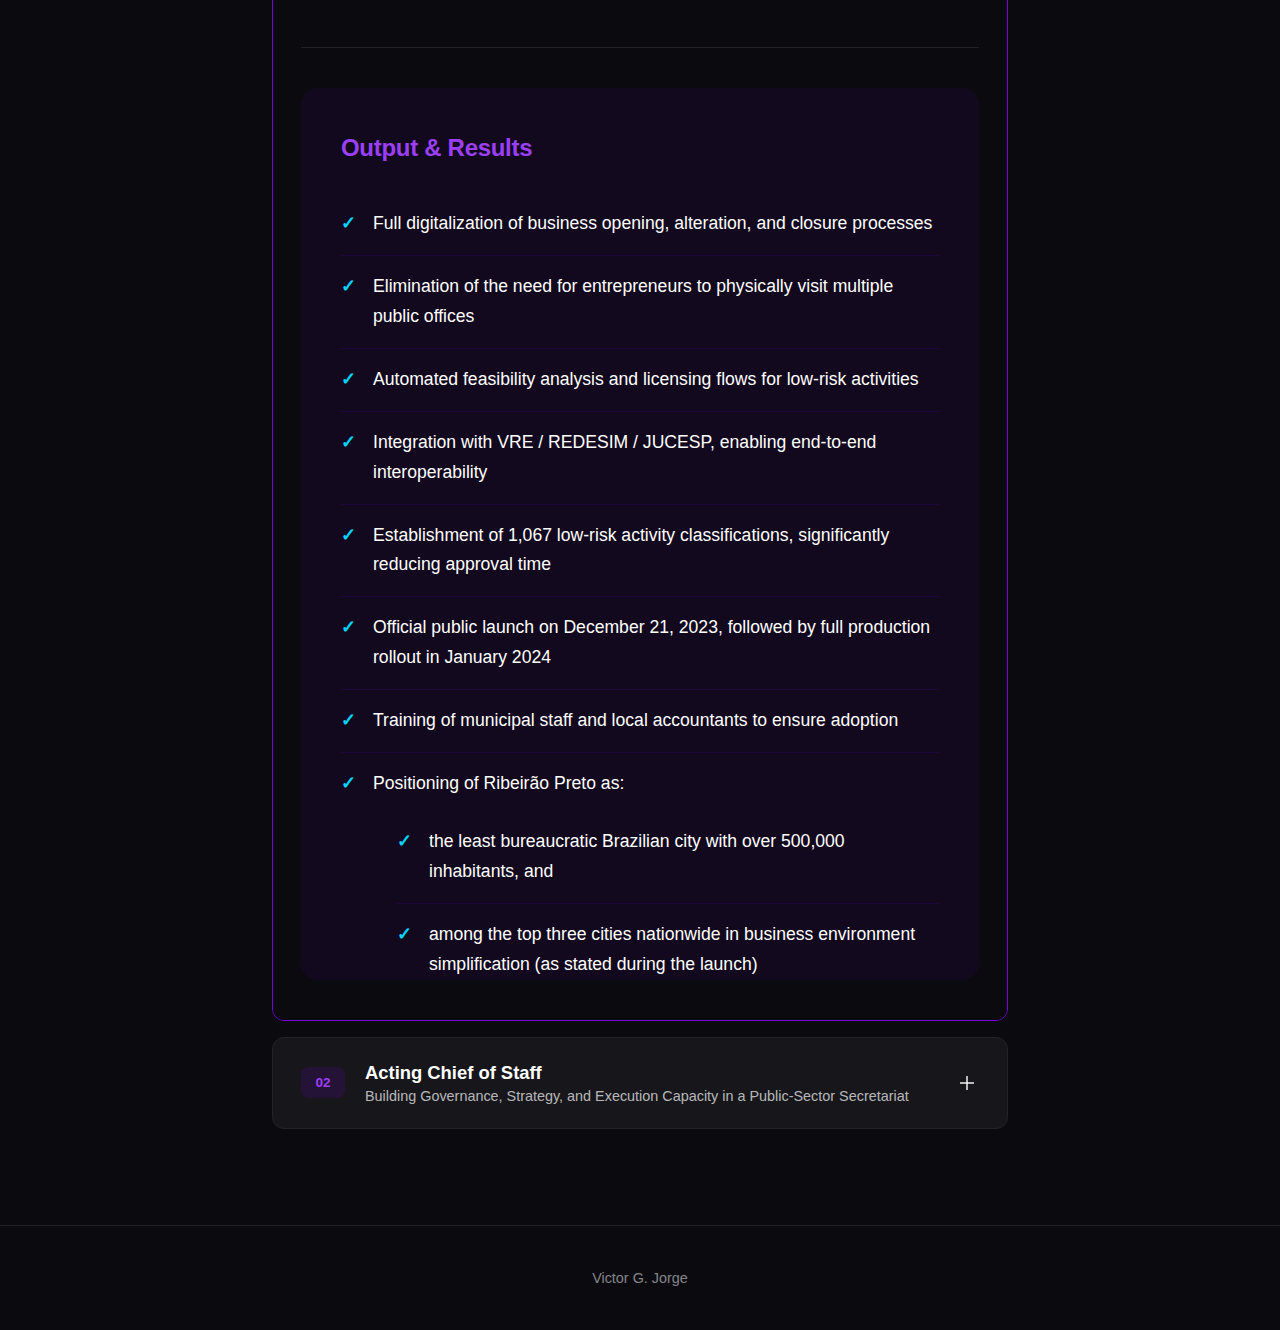
<file: case-ribeirao.html>
<!DOCTYPE html>
<html lang="en">
<head>
    <meta charset="UTF-8">
    <meta name="viewport" content="width=device-width, initial-scale=1.0">
    <title>Ribeirão Preto City Hall Case Studies | Victor G. Jorge</title>
    <link rel="stylesheet" href="styles.css">
</head>
<body>
    <nav class="nav">
        <div class="nav-container">
            <a href="index.html" class="nav-logo">Victor G. Jorge</a>
            <div class="nav-links">
                <a href="index.html#impact">Work</a>
                <a href="index.html#about">About</a>
                <a href="#" class="nav-resume">Resume</a>
                <a href="index.html#contact" class="nav-cta">Let's Talk</a>
            </div>
        </div>
    </nav>

    <section class="case-detail-hero">
        <div class="container">
            <a href="index.html#impact" class="back-link">← Back to Case Studies</a>
            <div class="case-hero-meta">
                <span class="case-meta-tag">Ribeirão Preto City Hall</span>
                <span class="case-meta-divider">·</span>
                <span class="case-meta-tag">Director of Innovation & Economic Development</span>
            </div>
            <h1 class="case-detail-title">Public Sector Digital Transformation</h1>
            <p class="case-detail-subtitle">A collection of digital government and economic development initiatives</p>
        </div>
    </section>

    <section class="case-content-section">
        <div class="container case-detail-content">

            <div class="case-selector">
                <p class="case-selector-label">Select a case study:</p>
            </div>

            <!-- Case Study 1: Empresa Fácil -->
            <div class="accordion-item" data-accordion="1">
                <button class="accordion-header active" onclick="toggleAccordion(1)">
                    <div class="accordion-header-content">
                        <span class="accordion-number">01</span>
                        <div class="accordion-title-group">
                            <h3 class="accordion-title">Empresa Fácil</h3>
                            <p class="accordion-subtitle">End-to-End Digitalization of Business Registration</p>
                        </div>
                    </div>
                    <span class="accordion-icon"></span>
                </button>
                <div class="accordion-content active">
                    <div class="case-block">
                        <h2 class="case-block-title">Context & Challenge</h2>
                        <div class="case-block-content">
                            <p>When I took on the role of Director of Innovation and Development at the Ribeirão Preto City Hall, the municipality faced a structural challenge common to large Brazilian cities:</p>
                            <p>the process of opening, modifying, and closing a business was highly bureaucratic, fragmented across departments, and largely manual.</p>
                            <p>At that time, there was no unified digital flow connecting municipal secretariats, state-level systems, and licensing authorities. Entrepreneurs and accountants were required to navigate multiple public offices, duplicating information and dealing with long processing times and low transparency.</p>
                            <p>Empresa Fácil became the first end-to-end digital transformation project led by the Secretariat of Innovation and Development, with the explicit mandate to modernize the business registration experience and position Ribeirão Preto as a reference in digital government and economic development.</p>
                        </div>
                    </div>

                    <div class="case-block">
                        <h2 class="case-block-title">Problem</h2>
                        <div class="case-block-content">
                            <p>The existing business registration model presented several systemic issues:</p>
                            <ul class="case-block-list">
                                <li>Fragmented processes across multiple municipal departments</li>
                                <li>Manual analysis and decision-making for low-risk activities</li>
                                <li>Lack of real-time visibility for entrepreneurs and accountants</li>
                                <li>High bureaucratic burden, discouraging formalization and economic activity</li>
                                <li>Limited interoperability with state-level systems such as VRE / JUCESP</li>
                            </ul>
                            <p>Without structural change, the municipality would continue to operate with high administrative cost, slow service delivery, and low citizen satisfaction.</p>
                        </div>
                    </div>

                    <div class="case-block">
                        <h2 class="case-block-title">Approach & Role</h2>
                        <div class="case-block-content">
                            <p>I was responsible for leading the project end to end, acting as the central point of coordination between:</p>
                            <ul class="case-block-list">
                                <li>Municipal secretariats (Finance, Urban Planning, Environment, Health Surveillance, Fiscalization, Mobility, Education, among others)</li>
                                <li>State-level platforms (VRE / REDESIM / JUCESP)</li>
                                <li>Technology partner (Mitra Sistemas)</li>
                                <li>Internal leadership and external stakeholders (entrepreneurs and accounting firms)</li>
                            </ul>
                            <p>My role included:</p>
                            <ul class="case-block-list">
                                <li>Defining the digital transformation strategy for business registration</li>
                                <li>Coordinating cross-department process mapping and redesign</li>
                                <li>Ensuring regulatory alignment with the Economic Freedom Law and the new municipal decree establishing risk classification</li>
                                <li>Overseeing system configuration, data integration, and interoperability</li>
                                <li>Leading change management, including training of public servants and accountants</li>
                                <li>Managing the rollout, launch, and assisted operation phases</li>
                            </ul>
                            <p>The project was executed across four structured phases: kickoff and mapping, system configuration, homologation and training, and full production rollout with assisted operation.</p>
                        </div>
                    </div>

                    <div class="case-block">
                        <h2 class="case-block-title">Solution: Empresa Fácil</h2>
                        <div class="case-block-content">
                            <p>Empresa Fácil is a fully digital platform that allows entrepreneurs to:</p>
                            <ul class="case-block-list">
                                <li>Open, modify, and close companies entirely online</li>
                                <li>Automatically assess location feasibility before renting or purchasing property</li>
                                <li>Benefit from geoprocessing-based automation for low-risk activities</li>
                                <li>Interact with a single digital interface instead of multiple public offices</li>
                            </ul>
                            <p>The platform integrates municipal systems with state-level registries and licensing authorities, enabling automated responses for feasibility analysis and clear routing for cases requiring manual review.</p>
                        </div>
                    </div>

                    <div class="case-block case-block-highlight">
                        <h2 class="case-block-title">Output & Results</h2>
                        <div class="case-block-content">
                            <ul class="case-results-list">
                                <li>Full digitalization of business opening, alteration, and closure processes</li>
                                <li>Elimination of the need for entrepreneurs to physically visit multiple public offices</li>
                                <li>Automated feasibility analysis and licensing flows for low-risk activities</li>
                                <li>Integration with VRE / REDESIM / JUCESP, enabling end-to-end interoperability</li>
                                <li>Establishment of 1,067 low-risk activity classifications, significantly reducing approval time</li>
                                <li>Official public launch on December 21, 2023, followed by full production rollout in January 2024</li>
                                <li>Training of municipal staff and local accountants to ensure adoption</li>
                                <li>Positioning of Ribeirão Preto as:
                                    <ul class="case-block-sublist">
                                        <li>the least bureaucratic Brazilian city with over 500,000 inhabitants, and</li>
                                        <li>among the top three cities nationwide in business environment simplification (as stated during the launch)</li>
                                    </ul>
                                </li>
                            </ul>
                        </div>
                    </div>
                </div>
            </div>

            <!-- Case Study 2: Acting Chief of Staff -->
            <div class="accordion-item" data-accordion="2">
                <button class="accordion-header" onclick="toggleAccordion(2)">
                    <div class="accordion-header-content">
                        <span class="accordion-number">02</span>
                        <div class="accordion-title-group">
                            <h3 class="accordion-title">Acting Chief of Staff</h3>
                            <p class="accordion-subtitle">Building Governance, Strategy, and Execution Capacity in a Public-Sector Secretariat</p>
                        </div>
                    </div>
                    <span class="accordion-icon"></span>
                </button>
                <div class="accordion-content">
                    <div class="case-block">
                        <h2 class="case-block-title">Context & Challenge</h2>
                        <div class="case-block-content">
                            <p>In parallel with leading flagship initiatives such as Empresa Fácil, I was designated by the Secretary of Innovation and Development to operate in an Acting Chief of Staff capacity, supporting the overall management, structure, and execution of the Secretariat.</p>
                            <p>At the time, the Secretariat consisted of 25 people, with 23 direct reports under my leadership. While there was strong political intent and openness to modern management practices, the organization lacked:</p>
                            <ul class="case-block-list">
                                <li>A clear operating model</li>
                                <li>Standardized project and work management routines</li>
                                <li>Unified tools for execution tracking and documentation</li>
                                <li>A strategic structure connecting daily execution to long-term priorities</li>
                            </ul>
                            <p>The challenge was to professionalize governance and execution, bringing structure, clarity, and discipline to a complex public-sector environment.</p>
                        </div>
                    </div>

                    <div class="case-block">
                        <h2 class="case-block-title">Problem</h2>
                        <div class="case-block-content">
                            <p>The absence of a formal operating model resulted in:</p>
                            <ul class="case-block-list">
                                <li>Limited visibility into priorities, progress, and dependencies</li>
                                <li>Fragmented documentation and informal knowledge transfer</li>
                                <li>Inconsistent leadership practices across teams</li>
                                <li>Misalignment between strategy, people, and execution</li>
                                <li>No consolidated performance reporting to senior executive leadership</li>
                            </ul>
                            <p>As scope and responsibility expanded, these gaps directly constrained the Secretariat's ability to deliver impact at scale.</p>
                        </div>
                    </div>

                    <div class="case-block">
                        <h2 class="case-block-title">Approach & Role</h2>
                        <div class="case-block-content">
                            <p>Acting as a senior operational leader reporting directly to the Secretary, I led a comprehensive organizational redesign, spanning people, processes, tools, and strategy.</p>

                            <h4 class="case-block-subheading">Team & Leadership Structure</h4>
                            <ul class="case-block-list">
                                <li>Conducted a full assessment of team composition, roles, and performance</li>
                                <li>Replaced three leadership roles reporting directly to me to realign execution with strategic priorities</li>
                                <li>Established clearer ownership, accountability, and leadership expectations</li>
                            </ul>

                            <h4 class="case-block-subheading">Operating Model & Tooling</h4>
                            <ul class="case-block-list">
                                <li>Introduced Notion as the central system for documentation, standards, and knowledge management</li>
                                <li>Implemented Monday.com for project and work tracking across the Secretariat</li>
                                <li>Standardized documentation for initiatives, project intake, prioritization, and reporting</li>
                            </ul>

                            <h4 class="case-block-subheading">Strategic Planning</h4>
                            <ul class="case-block-list">
                                <li>Led the Secretariat's strategic planning process, structured around two core pillars:
                                    <ul class="case-block-sublist">
                                        <li>Economic Development — focused on reducing bureaucracy and supporting entrepreneurship</li>
                                        <li>Innovation — encompassing digital transformation, open innovation, and internal modernization</li>
                                    </ul>
                                </li>
                                <li>Translated strategy into executable initiatives and clearly defined project portfolios</li>
                            </ul>

                            <h4 class="case-block-subheading">Management Routines & Governance</h4>
                            <ul class="case-block-list">
                                <li>Implemented regular 1:1 meetings with direct reports</li>
                                <li>Established leadership syncs and cross-team coordination meetings</li>
                                <li>Introduced monthly all-hands meetings to review metrics, results, priorities, and blockers</li>
                                <li>Reinforced a culture of transparency, accountability, and execution discipline</li>
                            </ul>
                        </div>
                    </div>

                    <div class="case-block case-block-highlight">
                        <h2 class="case-block-title">Output & Results</h2>
                        <div class="case-block-content">
                            <ul class="case-results-list">
                                <li>Implementation of a professional operating and governance model for the Secretariat</li>
                                <li>Clear alignment between strategy, leadership structure, and execution</li>
                                <li>Standardized work and project management across all teams</li>
                                <li>Increased visibility into priorities, delivery status, and constraints</li>
                                <li>Stronger leadership cadence and clearer accountability at all levels</li>
                                <li>Delivery of the first formal performance report ever presented by the Secretariat to the Mayor at the end of 2023, consolidating:
                                    <ul class="case-block-sublist">
                                        <li>Project outcomes</li>
                                        <li>Strategic progress</li>
                                        <li>Key metrics</li>
                                        <li>Forward-looking priorities</li>
                                    </ul>
                                </li>
                            </ul>
                            <p class="case-block-closing">This work established a sustainable management foundation, enabling the Secretariat to operate with greater clarity, speed, and institutional credibility.</p>
                        </div>
                    </div>
                </div>
            </div>

        </div>
    </section>

    <footer class="footer">
        <div class="container">
            <p>Victor G. Jorge</p>
        </div>
    </footer>

    <script>
        function toggleAccordion(id) {
            const allItems = document.querySelectorAll('.accordion-item');

            allItems.forEach(item => {
                const itemId = parseInt(item.dataset.accordion);
                const header = item.querySelector('.accordion-header');
                const content = item.querySelector('.accordion-content');

                if (itemId === id) {
                    header.classList.toggle('active');
                    content.classList.toggle('active');
                } else {
                    header.classList.remove('active');
                    content.classList.remove('active');
                }
            });
        }
    </script>
</body>
</html>
</file>
<file: styles.css>
/* Reset and Base Styles */
* {
    margin: 0;
    padding: 0;
    box-sizing: border-box;
}

:root {
    --primary: #7a00df;
    --primary-light: #9b3ff5;
    --accent: #00d4ff;
    --accent-warm: #ff6b35;
    --text: #ffffff;
    --text-muted: rgba(255, 255, 255, 0.7);
    --text-subtle: rgba(255, 255, 255, 0.5);
    --bg: #0a0a0f;
    --bg-card: rgba(255, 255, 255, 0.05);
    --bg-card-hover: rgba(255, 255, 255, 0.08);
    --border: rgba(255, 255, 255, 0.1);
}

html {
    scroll-behavior: smooth;
}

/* Animations */
@keyframes fadeInUp {
    from {
        opacity: 0;
        transform: translateY(30px);
    }
    to {
        opacity: 1;
        transform: translateY(0);
    }
}

@keyframes fadeIn {
    from {
        opacity: 0;
    }
    to {
        opacity: 1;
    }
}

.animate-on-scroll {
    opacity: 0;
    transform: translateY(30px);
    transition: opacity 0.6s ease-out, transform 0.6s ease-out;
}

.animate-on-scroll.visible {
    opacity: 1;
    transform: translateY(0);
}

.stagger-1 { transition-delay: 0.1s; }
.stagger-2 { transition-delay: 0.2s; }
.stagger-3 { transition-delay: 0.3s; }
.stagger-4 { transition-delay: 0.4s; }
.stagger-5 { transition-delay: 0.5s; }

body {
    font-family: -apple-system, BlinkMacSystemFont, 'Segoe UI', Roboto, Oxygen, Ubuntu, sans-serif;
    line-height: 1.7;
    color: var(--text);
    background: var(--bg);
}

.container {
    max-width: 1000px;
    margin: 0 auto;
    padding: 0 32px;
}

/* Navigation */
.nav {
    position: fixed;
    top: 0;
    left: 0;
    right: 0;
    background: rgba(10, 10, 15, 0.9);
    backdrop-filter: blur(20px);
    border-bottom: 1px solid var(--border);
    z-index: 1000;
}

.nav-container {
    max-width: 1100px;
    margin: 0 auto;
    padding: 20px 32px;
    display: flex;
    justify-content: space-between;
    align-items: center;
}

.nav-logo {
    font-weight: 600;
    font-size: 1.1rem;
    color: var(--text);
    text-decoration: none;
    letter-spacing: 0.5px;
}

.nav-links {
    display: flex;
    gap: 40px;
    align-items: center;
}

.nav-links a {
    color: var(--text-muted);
    text-decoration: none;
    font-size: 0.9rem;
    transition: color 0.3s;
    letter-spacing: 0.3px;
}

.nav-links a:hover {
    color: var(--text);
}

.nav-cta {
    background: var(--primary);
    color: white !important;
    padding: 10px 24px;
    border-radius: 30px;
    transition: transform 0.3s, box-shadow 0.3s;
}

.nav-cta:hover {
    transform: translateY(-2px);
    box-shadow: 0 8px 30px rgba(122, 0, 223, 0.4);
}

.nav-resume {
    color: var(--text-muted) !important;
    padding: 8px 20px;
    border: 1px solid var(--border);
    border-radius: 30px;
    transition: all 0.3s;
}

.nav-resume:hover {
    color: var(--text) !important;
    border-color: var(--text-muted);
    background: rgba(255, 255, 255, 0.05);
}

/* Hero Section - Modern */
.hero {
    min-height: 100vh;
    display: flex;
    align-items: center;
    padding: 120px 32px 80px;
    background: var(--bg);
    position: relative;
    overflow: hidden;
}

.hero-modern {
    min-height: 100vh;
}

/* Network Pattern Background */
.hero-bg-pattern {
    position: absolute;
    top: 0;
    left: 0;
    right: 0;
    bottom: 0;
    background-image:
        radial-gradient(circle at 20% 30%, rgba(122, 0, 223, 0.15) 0%, transparent 50%),
        radial-gradient(circle at 80% 70%, rgba(0, 212, 255, 0.1) 0%, transparent 50%);
    opacity: 1;
}

.hero-bg-pattern::before {
    content: '';
    position: absolute;
    top: 0;
    left: 0;
    right: 0;
    bottom: 0;
    background-image: url("data:image/svg+xml,%3Csvg width='60' height='60' viewBox='0 0 60 60' xmlns='http://www.w3.org/2000/svg'%3E%3Cg fill='none' fill-rule='evenodd'%3E%3Cg fill='%237a00df' fill-opacity='0.08'%3E%3Ccircle cx='30' cy='30' r='1.5'/%3E%3C/g%3E%3C/g%3E%3C/svg%3E");
    opacity: 0.6;
}

.hero-bg-pattern::after {
    content: '';
    position: absolute;
    top: 0;
    left: 0;
    right: 0;
    bottom: 0;
    background:
        linear-gradient(135deg, transparent 40%, rgba(122, 0, 223, 0.03) 50%, transparent 60%),
        linear-gradient(225deg, transparent 40%, rgba(0, 212, 255, 0.03) 50%, transparent 60%);
    animation: shimmer 8s ease-in-out infinite;
}

@keyframes shimmer {
    0%, 100% { opacity: 0.5; }
    50% { opacity: 1; }
}

.hero-content {
    position: relative;
    z-index: 1;
    display: flex;
    flex-direction: column;
    align-items: center;
    text-align: center;
}

.hero-avatar {
    width: 140px;
    height: 140px;
    border-radius: 50%;
    object-fit: cover;
    margin-bottom: 24px;
    border: 3px solid rgba(122, 0, 223, 0.5);
    box-shadow:
        0 0 0 6px rgba(10, 10, 15, 0.8),
        0 0 60px rgba(122, 0, 223, 0.3),
        0 20px 40px rgba(0, 0, 0, 0.4);
    animation: fadeIn 0.8s ease-out;
}

.hero-label {
    display: inline-block;
    font-size: 0.85rem;
    color: var(--primary-light);
    text-transform: uppercase;
    letter-spacing: 3px;
    font-weight: 500;
    margin-bottom: 16px;
    padding: 8px 20px;
    background: rgba(122, 0, 223, 0.15);
    border-radius: 30px;
    border: 1px solid rgba(122, 0, 223, 0.3);
    animation: fadeInUp 0.8s ease-out 0.1s both;
}

.hero-headline {
    font-size: 3.5rem;
    font-weight: 700;
    color: var(--text);
    margin-bottom: 20px;
    letter-spacing: -1px;
    animation: fadeInUp 0.8s ease-out 0.2s both;
}

.hero-value {
    font-size: 1.25rem;
    color: var(--text-muted);
    margin-bottom: 40px;
    max-width: 450px;
    margin-left: auto;
    margin-right: auto;
    line-height: 1.6;
    animation: fadeInUp 0.8s ease-out 0.3s both;
}

.hero-buttons {
    display: flex;
    gap: 16px;
    justify-content: center;
    flex-wrap: wrap;
    animation: fadeInUp 0.8s ease-out 0.4s both;
}

.btn-primary {
    display: inline-block;
    background: var(--primary);
    color: white;
    text-decoration: none;
    font-size: 1rem;
    font-weight: 600;
    padding: 14px 32px;
    border-radius: 30px;
    transition: all 0.3s;
    box-shadow: 0 4px 20px rgba(122, 0, 223, 0.4);
}

.btn-primary:hover {
    transform: translateY(-2px);
    box-shadow: 0 8px 30px rgba(122, 0, 223, 0.5);
}

.btn-secondary {
    display: inline-block;
    background: transparent;
    color: var(--text);
    text-decoration: none;
    font-size: 1rem;
    font-weight: 500;
    padding: 14px 32px;
    border-radius: 30px;
    border: 1px solid var(--border);
    transition: all 0.3s;
}

.btn-secondary:hover {
    border-color: var(--text-muted);
    background: rgba(255, 255, 255, 0.05);
}

.hero-tags span {
    background: var(--bg-card);
    border: 1px solid var(--border);
    color: var(--text-muted);
    padding: 10px 20px;
    border-radius: 30px;
    font-size: 0.9rem;
    font-weight: 400;
    transition: all 0.3s;
}

.hero-tags span:hover {
    background: var(--bg-card-hover);
    color: var(--text);
    border-color: var(--primary);
}

/* Sections */
.section {
    min-height: 100vh;
    padding: 120px 32px;
    display: flex;
    flex-direction: column;
    justify-content: center;
}

.section-alt {
    background: rgba(122, 0, 223, 0.03);
}

/* Technical Skills Section */
.section-skills {
    background: var(--bg-dark);
    border-top: 1px solid rgba(122, 0, 223, 0.15);
    border-bottom: 1px solid rgba(122, 0, 223, 0.15);
}

.skills-grid-2x2 {
    display: grid;
    grid-template-columns: 1fr 1fr;
    gap: 48px 80px;
    margin-top: 48px;
}

.skills-group {
    display: flex;
    flex-direction: column;
}

.skills-category {
    font-size: 0.9rem;
    font-weight: 600;
    color: var(--primary-light);
    text-transform: uppercase;
    letter-spacing: 1.5px;
    margin-bottom: 20px;
    padding-bottom: 12px;
    border-bottom: 2px solid var(--primary);
}

.skills-items {
    display: flex;
    flex-wrap: wrap;
    gap: 8px 20px;
}

.skills-items span {
    font-size: 1.05rem;
    color: var(--text-muted);
    line-height: 1.8;
    transition: color 0.2s ease;
}

.skills-items span:hover {
    color: var(--text);
}

@media (max-width: 768px) {
    .skills-grid-2x2 {
        grid-template-columns: 1fr;
        gap: 36px;
    }
}

.section h2 {
    font-size: 2.5rem;
    font-weight: 700;
    color: var(--text);
    margin-bottom: 24px;
    letter-spacing: -0.5px;
}

.section-intro {
    font-size: 1.15rem;
    color: var(--text-muted);
    margin-bottom: 16px;
    max-width: 700px;
    line-height: 1.8;
}

.section-emphasis {
    font-size: 1.1rem;
    color: var(--text-muted);
    margin-bottom: 48px;
}

.section-emphasis strong {
    color: var(--accent);
}

/* Services List */
.services-list {
    list-style: none;
    display: grid;
    grid-template-columns: repeat(2, 1fr);
    gap: 20px;
}

.services-list li {
    display: flex;
    flex-direction: column;
    gap: 6px;
    padding: 24px;
    background: var(--bg-card);
    border-radius: 12px;
    border: 1px solid var(--border);
    transition: all 0.3s;
}

.services-list li:hover {
    border-color: var(--primary);
    transform: translateY(-2px);
}

.services-list li:last-child {
    grid-column: 1 / -1;
}

.services-list li strong {
    color: var(--text);
    font-size: 1.05rem;
}

.services-list li span {
    color: var(--text-muted);
    font-size: 0.95rem;
}

/* Problem List */
.problem-list {
    list-style: none;
    margin-bottom: 48px;
    max-width: 600px;
}

.problem-list li {
    padding: 20px 0;
    padding-left: 32px;
    position: relative;
    border-bottom: 1px solid var(--border);
    color: var(--text-muted);
    font-size: 1.05rem;
    transition: color 0.3s;
}

.problem-list li:hover {
    color: var(--text);
}

.problem-list li:before {
    content: '';
    position: absolute;
    left: 0;
    top: 50%;
    transform: translateY(-50%);
    width: 8px;
    height: 8px;
    background: var(--primary);
    border-radius: 50%;
    box-shadow: 0 0 20px var(--primary);
}

.highlight-text {
    font-size: 1.2rem;
    padding: 32px;
    background: var(--bg-card);
    border-left: 3px solid var(--primary);
    border-radius: 0 12px 12px 0;
    color: var(--text-muted);
}

.highlight-text strong {
    color: var(--text);
}

/* Services Grid */
.services-grid {
    display: grid;
    grid-template-columns: repeat(auto-fit, minmax(280px, 1fr));
    gap: 24px;
    margin-bottom: 48px;
}

.service-card {
    background: var(--bg-card);
    padding: 36px;
    border-radius: 16px;
    border: 1px solid var(--border);
    transition: all 0.3s;
}

.service-card:hover {
    background: var(--bg-card-hover);
    border-color: var(--primary);
    transform: translateY(-4px);
}

.service-card h3 {
    font-size: 1.15rem;
    color: var(--text);
    margin-bottom: 12px;
    font-weight: 600;
}

.service-card p {
    color: var(--text-muted);
    font-size: 0.95rem;
    line-height: 1.7;
}

.emphasis {
    font-size: 1.15rem;
    text-align: left;
    padding-top: 24px;
    color: var(--text-muted);
}

.emphasis strong {
    color: var(--accent);
}

/* Case Studies Grid */
.cases-grid {
    display: grid;
    grid-template-columns: repeat(2, 1fr);
    gap: 24px;
    margin-top: 40px;
}

.case-card {
    background: var(--bg-card);
    padding: 32px;
    border-radius: 16px;
    border: 1px solid var(--border);
    display: flex;
    flex-direction: column;
    transition: all 0.3s;
}

.case-card:hover {
    border-color: var(--primary);
    transform: translateY(-4px);
    box-shadow: 0 12px 40px rgba(0, 0, 0, 0.3);
}

.case-card-logo {
    height: 40px;
    width: auto;
    margin-bottom: 16px;
    align-self: flex-start;
}

.case-card-logo-lg {
    height: 60px;
}

.case-card-title {
    font-size: 1.25rem;
    font-weight: 600;
    color: var(--text);
    margin-bottom: 12px;
}

.case-card-role {
    display: inline-block;
    font-size: 0.8rem;
    color: var(--primary-light);
    text-transform: uppercase;
    letter-spacing: 1.5px;
    font-weight: 500;
    margin-bottom: 16px;
}

.case-card-description {
    font-size: 0.95rem;
    color: var(--text-muted);
    line-height: 1.7;
    margin-bottom: 24px;
    flex-grow: 1;
}

.case-card-cta {
    display: inline-flex;
    align-items: center;
    gap: 8px;
    font-size: 0.9rem;
    font-weight: 500;
    color: var(--accent);
    text-decoration: none;
    padding: 12px 24px;
    border: 1px solid var(--accent);
    border-radius: 30px;
    transition: all 0.3s;
    align-self: flex-start;
}

.case-card-cta:hover {
    background: var(--accent);
    color: var(--bg);
}

.case-card-cta::after {
    content: '→';
    transition: transform 0.3s;
}

.case-card:hover .case-card-cta::after {
    transform: translateX(4px);
}

/* Case Detail Page Styles */
.case-detail-hero {
    padding: 140px 32px 80px;
    background: var(--bg);
    border-bottom: 1px solid var(--border);
}

.back-link {
    display: inline-block;
    color: var(--text-muted);
    text-decoration: none;
    font-size: 0.9rem;
    margin-bottom: 32px;
    transition: color 0.3s;
}

.back-link:hover {
    color: var(--accent);
}

.case-detail-logo {
    height: 40px;
    width: auto;
    margin-bottom: 20px;
}

.case-detail-logo-text {
    font-size: 1.5rem;
    font-weight: 600;
    color: var(--text);
    margin-bottom: 16px;
}

.case-detail-role {
    display: inline-block;
    font-size: 0.85rem;
    color: var(--primary-light);
    text-transform: uppercase;
    letter-spacing: 2px;
    font-weight: 500;
    margin-bottom: 20px;
}

.case-detail-title {
    font-size: 2.5rem;
    font-weight: 700;
    color: var(--text);
    margin-bottom: 20px;
    line-height: 1.2;
}

.case-detail-summary {
    font-size: 1.15rem;
    color: var(--text-muted);
    max-width: 600px;
    line-height: 1.7;
}

.case-detail-content {
    max-width: 800px;
}

.case-detail-content .case-study {
    background: transparent;
    border: none;
    padding: 0;
}

.case-detail-content .case-study:hover {
    border-color: transparent;
}

/* Case Study Hero Meta */
.case-hero-meta {
    display: flex;
    align-items: center;
    gap: 12px;
    margin-bottom: 24px;
    flex-wrap: wrap;
}

.case-meta-tag {
    font-size: 0.9rem;
    color: var(--text-muted);
    font-weight: 500;
}

.case-meta-divider {
    color: var(--text-subtle);
}

.case-detail-subtitle {
    font-size: 1.25rem;
    color: var(--accent);
    font-weight: 500;
    margin-top: 16px;
}

/* Case Selector */
.case-selector {
    margin-bottom: 24px;
}

.case-selector-label {
    font-size: 0.9rem;
    color: var(--text-muted);
    text-transform: uppercase;
    letter-spacing: 1.5px;
    margin: 0;
}

/* Accordion Styles */
.accordion-item {
    margin-bottom: 16px;
    border-radius: 12px;
    overflow: hidden;
    border: 1px solid var(--border);
    transition: border-color 0.3s;
}

.accordion-item:has(.accordion-header.active) {
    border-color: var(--primary);
}

.accordion-header {
    width: 100%;
    background: var(--bg-card);
    border: none;
    padding: 24px 28px;
    cursor: pointer;
    display: flex;
    align-items: center;
    justify-content: space-between;
    transition: background 0.3s;
    text-align: left;
}

.accordion-header:hover {
    background: var(--bg-card-hover);
}

.accordion-header.active {
    background: rgba(122, 0, 223, 0.1);
}

.accordion-header-content {
    display: flex;
    align-items: center;
    gap: 20px;
}

.accordion-number {
    font-size: 0.85rem;
    font-weight: 600;
    color: var(--primary-light);
    background: rgba(122, 0, 223, 0.15);
    padding: 8px 12px;
    border-radius: 8px;
    min-width: 44px;
    text-align: center;
}

.accordion-title-group {
    display: flex;
    flex-direction: column;
    gap: 4px;
}

.accordion-title {
    font-size: 1.15rem;
    font-weight: 600;
    color: var(--text);
    margin: 0;
}

.accordion-subtitle {
    font-size: 0.9rem;
    color: var(--text-muted);
    margin: 0;
}

.accordion-icon {
    width: 24px;
    height: 24px;
    position: relative;
    flex-shrink: 0;
}

.accordion-icon::before,
.accordion-icon::after {
    content: '';
    position: absolute;
    background: var(--text-muted);
    transition: transform 0.3s, opacity 0.3s;
}

.accordion-icon::before {
    width: 14px;
    height: 2px;
    top: 50%;
    left: 50%;
    transform: translate(-50%, -50%);
}

.accordion-icon::after {
    width: 2px;
    height: 14px;
    top: 50%;
    left: 50%;
    transform: translate(-50%, -50%);
}

.accordion-header.active .accordion-icon::after {
    transform: translate(-50%, -50%) rotate(90deg);
    opacity: 0;
}

.accordion-content {
    max-height: 0;
    overflow: hidden;
    transition: max-height 0.4s ease-out, padding 0.3s ease-out;
    background: var(--bg);
    padding: 0 28px;
}

.accordion-content.active {
    max-height: 5000px;
    padding: 32px 28px 40px;
}

.accordion-content .case-block {
    margin-bottom: 40px;
    padding-bottom: 40px;
}

.accordion-content .case-block:last-child {
    margin-bottom: 0;
    padding-bottom: 0;
}

@media (max-width: 768px) {
    .accordion-header {
        padding: 20px;
    }

    .accordion-header-content {
        gap: 16px;
    }

    .accordion-number {
        display: none;
    }

    .accordion-title {
        font-size: 1rem;
    }

    .accordion-content {
        padding: 0 20px;
    }

    .accordion-content.active {
        padding: 24px 20px 32px;
    }
}

/* Case Content Section */
.case-content-section {
    padding: 80px 32px;
    background: var(--bg);
}

/* Case Blocks */
.case-block {
    margin-bottom: 56px;
    padding-bottom: 56px;
    border-bottom: 1px solid var(--border);
}

.case-block:last-child {
    margin-bottom: 0;
    padding-bottom: 0;
    border-bottom: none;
}

.case-block-title {
    font-size: 1.5rem;
    font-weight: 600;
    color: var(--text);
    margin-bottom: 24px;
    letter-spacing: -0.3px;
}

.case-block-subheading {
    font-size: 1.1rem;
    font-weight: 600;
    color: var(--text);
    margin: 28px 0 12px 0;
    letter-spacing: -0.2px;
}

.case-block-subheading:first-of-type {
    margin-top: 20px;
}

.case-block-content {
    max-width: 720px;
}

.case-block-content p {
    font-size: 1.05rem;
    color: var(--text-muted);
    line-height: 1.85;
    margin-bottom: 20px;
    text-align: justify;
    hyphens: auto;
}

.case-block-content p:last-child {
    margin-bottom: 0;
}

.case-block-list {
    list-style: none;
    margin: 20px 0;
}

.case-block-list li {
    padding: 12px 0;
    padding-left: 24px;
    position: relative;
    color: var(--text-muted);
    font-size: 1.05rem;
    line-height: 1.7;
}

.case-block-list li:before {
    content: '';
    position: absolute;
    left: 0;
    top: 20px;
    width: 8px;
    height: 8px;
    background: var(--primary);
    border-radius: 50%;
}

.case-block-list-numbered {
    counter-reset: item;
}

.case-block-list-numbered li:before {
    content: counter(item);
    counter-increment: item;
    width: 24px;
    height: 24px;
    background: var(--primary);
    border-radius: 50%;
    color: #fff;
    font-size: 0.8rem;
    font-weight: 600;
    display: flex;
    align-items: center;
    justify-content: center;
    top: 14px;
}

.case-block-list-numbered li {
    padding-left: 40px;
}

.case-block-sublist {
    list-style: none;
    margin: 12px 0 0 0;
    padding-left: 24px;
}

.case-block-sublist li {
    padding: 6px 0;
    padding-left: 20px;
    position: relative;
    font-size: 0.95rem;
}

.case-block-sublist li:before {
    content: '–';
    position: absolute;
    left: 0;
    top: 6px;
    width: auto;
    height: auto;
    background: transparent;
    border-radius: 0;
    color: var(--text-muted);
}

/* Case Block Highlight (Results) */
.case-block-highlight {
    background: rgba(122, 0, 223, 0.08);
    padding: 40px;
    border-radius: 16px;
    border-bottom: none;
    margin-bottom: 0;
}

.case-block-highlight .case-block-title {
    color: var(--primary-light);
}

.case-results-list {
    list-style: none;
}

.case-results-list li {
    padding: 16px 0;
    padding-left: 32px;
    position: relative;
    color: var(--text);
    font-size: 1.1rem;
    line-height: 1.7;
    border-bottom: 1px solid rgba(122, 0, 223, 0.15);
}

.case-results-list li:last-child {
    border-bottom: none;
    padding-bottom: 0;
}

.case-results-list li:before {
    content: '✓';
    position: absolute;
    left: 0;
    top: 16px;
    color: var(--accent);
    font-weight: 600;
}

.case-block-closing {
    margin-top: 24px;
    padding-top: 20px;
    border-top: 1px solid rgba(122, 0, 223, 0.2);
    font-size: 1.1rem;
    font-style: italic;
    color: var(--text);
}

/* Workflow Comparison */
.workflow-comparison {
    display: grid;
    grid-template-columns: 1fr 1fr;
    gap: 24px;
}

.workflow-card {
    padding: 28px;
    border-radius: 12px;
    border: 1px solid var(--border);
}

.workflow-before {
    background: rgba(239, 68, 68, 0.08);
    border-color: rgba(239, 68, 68, 0.2);
}

.workflow-after {
    background: rgba(16, 185, 129, 0.08);
    border-color: rgba(16, 185, 129, 0.2);
}

.workflow-label {
    font-size: 0.85rem;
    font-weight: 600;
    text-transform: uppercase;
    letter-spacing: 1.5px;
    margin-bottom: 16px;
}

.workflow-before .workflow-label {
    color: #ef4444;
}

.workflow-after .workflow-label {
    color: #10b981;
}

.workflow-list {
    list-style: none;
    margin: 0;
    padding: 0;
}

.workflow-list li {
    padding: 10px 0;
    padding-left: 20px;
    position: relative;
    color: var(--text-muted);
    font-size: 0.95rem;
    line-height: 1.6;
    border-bottom: 1px solid var(--border);
}

.workflow-list li:last-child {
    border-bottom: none;
    padding-bottom: 0;
}

.workflow-list li:before {
    content: '→';
    position: absolute;
    left: 0;
    color: var(--text-subtle);
}

.workflow-after .workflow-list li:before {
    content: '✓';
    color: #10b981;
}

@media (max-width: 768px) {
    .workflow-comparison {
        grid-template-columns: 1fr;
    }
}

/* RISE Dashboard Styles */
.rise-dashboard {
    background: linear-gradient(135deg, #0f172a 0%, #1e293b 100%);
    border-radius: 20px;
    padding: 40px;
    border: 1px solid rgba(255, 255, 255, 0.1);
}

.rise-header {
    text-align: center;
    margin-bottom: 40px;
}

.rise-title-row {
    display: flex;
    align-items: center;
    justify-content: center;
    gap: 16px;
    margin-bottom: 8px;
}

.rise-accent-bar {
    width: 4px;
    height: 32px;
    border-radius: 4px;
}

.rise-accent-bar.green { background: #10b981; }
.rise-accent-bar.blue { background: #3b82f6; }

.rise-title {
    font-size: 1.75rem;
    font-weight: 700;
    color: #fff;
    margin: 0;
}

.rise-subtitle {
    font-size: 0.9rem;
    color: #94a3b8;
    margin: 0;
}

.rise-source {
    font-size: 0.75rem;
    color: #64748b;
    margin-top: 4px;
}

.rise-score-main {
    text-align: center;
    margin-bottom: 48px;
}

.rise-score-circle {
    display: inline-flex;
    align-items: baseline;
    justify-content: center;
    width: 140px;
    height: 140px;
    border-radius: 50%;
    background: linear-gradient(135deg, #10b981 0%, #059669 100%);
    box-shadow: 0 8px 32px rgba(16, 185, 129, 0.3);
    margin-bottom: 12px;
    padding-top: 45px;
}

.rise-score-value {
    font-size: 3rem;
    font-weight: 700;
    color: #fff;
}

.rise-score-max {
    font-size: 1.25rem;
    color: rgba(255, 255, 255, 0.7);
}

.rise-score-label {
    font-size: 0.9rem;
    color: #94a3b8;
    margin: 0;
}

.rise-section-title {
    font-size: 1rem;
    font-weight: 600;
    color: #fff;
    margin-bottom: 20px;
    text-transform: uppercase;
    letter-spacing: 1px;
}

.rise-pillars {
    margin-bottom: 40px;
}

.rise-pillar-grid {
    display: grid;
    grid-template-columns: repeat(3, 1fr);
    gap: 16px;
}

.rise-pillar-card {
    background: rgba(255, 255, 255, 0.05);
    border-radius: 12px;
    padding: 20px;
    border: 1px solid rgba(255, 255, 255, 0.08);
}

.rise-pillar-header {
    display: flex;
    justify-content: space-between;
    align-items: center;
    margin-bottom: 12px;
}

.rise-pillar-name {
    font-size: 0.85rem;
    color: #cbd5e1;
}

.rise-pillar-score {
    font-size: 1.25rem;
    font-weight: 700;
}

.rise-pillar-score.green { color: #10b981; }
.rise-pillar-score.yellow { color: #f59e0b; }

.rise-progress-bar {
    height: 8px;
    background: rgba(255, 255, 255, 0.1);
    border-radius: 4px;
    overflow: hidden;
}

.rise-progress-fill {
    height: 100%;
    border-radius: 4px;
    transition: width 0.5s ease;
}

.rise-progress-fill.green { background: #10b981; }
.rise-progress-fill.blue { background: #3b82f6; }
.rise-progress-fill.purple { background: #8b5cf6; }

.rise-regional {
    margin-bottom: 40px;
}

.rise-regional-list {
    display: flex;
    flex-direction: column;
    gap: 12px;
}

.rise-country-row {
    display: grid;
    grid-template-columns: 100px 1fr 50px;
    align-items: center;
    gap: 16px;
    padding: 12px 16px;
    background: rgba(255, 255, 255, 0.03);
    border-radius: 8px;
}

.rise-country-row.highlight {
    background: rgba(16, 185, 129, 0.15);
    border: 1px solid rgba(16, 185, 129, 0.3);
}

.rise-country-name {
    font-size: 0.9rem;
    color: #e2e8f0;
    font-weight: 500;
}

.rise-country-bar-wrap {
    height: 8px;
    background: rgba(255, 255, 255, 0.1);
    border-radius: 4px;
    overflow: hidden;
}

.rise-country-bar {
    height: 100%;
    border-radius: 4px;
}

.rise-country-bar.green { background: #10b981; }
.rise-country-bar.gray { background: #6b7280; }

.rise-country-score {
    font-size: 0.9rem;
    font-weight: 600;
    color: #94a3b8;
    text-align: right;
}

.rise-sdg7-grid {
    display: grid;
    grid-template-columns: repeat(3, 1fr);
    gap: 16px;
}

.rise-sdg7-card {
    background: rgba(255, 255, 255, 0.05);
    border-radius: 12px;
    padding: 24px 16px;
    text-align: center;
    border: 1px solid rgba(255, 255, 255, 0.08);
}

.rise-sdg7-value {
    display: block;
    font-size: 2rem;
    font-weight: 700;
    color: #10b981;
    margin-bottom: 8px;
}

.rise-sdg7-label {
    font-size: 0.8rem;
    color: #94a3b8;
}

@media (max-width: 768px) {
    .rise-dashboard {
        padding: 24px;
    }

    .rise-pillar-grid,
    .rise-sdg7-grid {
        grid-template-columns: 1fr;
    }

    .rise-country-row {
        grid-template-columns: 80px 1fr 40px;
        gap: 12px;
    }
}

/* Legacy Case Study Styles (for detail pages) */
.case-study {
    background: var(--bg-card);
    padding: 48px;
    border-radius: 20px;
    margin-bottom: 32px;
    border: 1px solid var(--border);
    transition: border-color 0.3s;
}

.case-study:hover {
    border-color: rgba(122, 0, 223, 0.3);
}

.case-header {
    display: flex;
    flex-wrap: wrap;
    align-items: center;
    gap: 16px;
    margin-bottom: 12px;
}

.case-header h3 {
    font-size: 1.75rem;
    color: var(--text);
    font-weight: 700;
}

.case-logo {
    height: 32px;
    width: auto;
}

.case-logo-large {
    height: 48px;
}

.case-role {
    background: var(--primary);
    padding: 6px 16px;
    border-radius: 20px;
    font-size: 0.85rem;
    color: white;
}

.case-tagline {
    font-size: 1.1rem;
    color: var(--accent);
    font-weight: 500;
    margin-bottom: 24px;
}

.case-description {
    color: var(--text-muted);
    margin-bottom: 24px;
    line-height: 1.8;
}

.case-description p {
    margin-bottom: 16px;
}

.case-description p:last-child {
    margin-bottom: 0;
}

.case-description strong {
    color: var(--text);
}

.case-section-title {
    font-size: 0.85rem;
    text-transform: uppercase;
    letter-spacing: 2px;
    color: var(--accent);
    margin-bottom: 16px;
    margin-top: 8px;
}

.case-image {
    margin: 24px 0;
    border-radius: 12px;
    overflow: hidden;
    border: 1px solid var(--border);
}

.case-image img {
    width: 100%;
    height: auto;
    display: block;
}

/* Case Gallery */
.case-gallery {
    display: grid;
    grid-template-columns: repeat(4, 1fr);
    gap: 12px;
    margin-top: 24px;
}

.case-gallery-item {
    display: flex;
    flex-direction: column;
    border-radius: 8px;
    overflow: hidden;
    border: 1px solid var(--border);
    background: rgba(0, 0, 0, 0.3);
    transition: border-color 0.2s ease, transform 0.2s ease;
}

.case-gallery-item:hover {
    border-color: var(--primary);
    transform: translateY(-2px);
}

.case-gallery-item img {
    width: 100%;
    height: auto;
    display: block;
}

.case-gallery-caption {
    padding: 8px 10px;
    font-size: 0.75rem;
    color: var(--text-muted);
    background: rgba(0, 0, 0, 0.5);
    text-align: center;
    line-height: 1.3;
}

@media (max-width: 900px) {
    .case-gallery {
        grid-template-columns: repeat(3, 1fr);
    }
}

@media (max-width: 600px) {
    .case-gallery {
        grid-template-columns: repeat(2, 1fr);
    }
}

/* Video Preview Card */
.video-preview {
    margin: 24px auto;
    border-radius: 12px;
    overflow: hidden;
    border: 1px solid var(--border);
    transition: border-color 0.3s;
    max-width: 500px;
}

.video-preview:hover {
    border-color: var(--primary);
}

.video-preview-link {
    display: block;
    position: relative;
    text-decoration: none;
}

.video-preview-thumb {
    width: 100%;
    height: 150px;
    object-fit: cover;
    display: block;
    filter: brightness(0.7);
    transition: filter 0.3s;
}

.video-preview-link:hover .video-preview-thumb {
    filter: brightness(0.5);
}

.video-preview-overlay {
    position: absolute;
    top: 0;
    left: 0;
    right: 0;
    bottom: 0;
    display: flex;
    flex-direction: column;
    align-items: center;
    justify-content: center;
    gap: 12px;
}

.video-preview-play {
    width: 70px;
    height: 70px;
    background: var(--primary);
    border-radius: 50%;
    display: flex;
    align-items: center;
    justify-content: center;
    font-size: 24px;
    color: white;
    transition: transform 0.3s, box-shadow 0.3s;
}

.video-preview-link:hover .video-preview-play {
    transform: scale(1.1);
    box-shadow: 0 0 30px rgba(122, 0, 223, 0.6);
}

.video-preview-text {
    color: white;
    font-size: 1rem;
    font-weight: 500;
    text-shadow: 0 2px 4px rgba(0, 0, 0, 0.5);
}

.case-details {
    list-style: none;
    margin-bottom: 32px;
}

.case-details li {
    padding: 10px 0;
    padding-left: 24px;
    position: relative;
    color: var(--text-muted);
    line-height: 1.7;
}

.case-details li:before {
    content: '';
    position: absolute;
    left: 0;
    top: 18px;
    width: 6px;
    height: 6px;
    background: var(--accent);
    border-radius: 50%;
}

.case-details li strong {
    color: var(--text);
}

.case-details li a {
    color: var(--accent);
    text-decoration: none;
    transition: color 0.3s;
}

.case-details li a:hover {
    color: var(--primary-light);
    text-decoration: underline;
}

.case-impact {
    background: rgba(122, 0, 223, 0.1);
    padding: 28px;
    border-radius: 12px;
}

.case-impact h4 {
    font-size: 0.85rem;
    text-transform: uppercase;
    letter-spacing: 2px;
    color: var(--primary-light);
    margin-bottom: 16px;
}

.case-impact ul {
    list-style: none;
}

.case-impact li {
    padding: 8px 0;
    color: var(--text-muted);
}

.case-impact li strong {
    color: var(--text);
}

/* Testimonials */
.case-testimonials {
    margin-top: 32px;
    padding-top: 32px;
    border-top: 1px solid var(--border);
}

.case-testimonials h4 {
    font-size: 0.85rem;
    text-transform: uppercase;
    letter-spacing: 2px;
    color: var(--text-muted);
    margin-bottom: 20px;
}

/* Video Grid */
.video-grid {
    display: flex;
    gap: 16px;
    justify-content: center;
}

.video-card {
    border-radius: 12px;
    overflow: hidden;
    background: #000;
    flex-shrink: 0;
    border: 2px solid var(--border);
    transition: border-color 0.3s, transform 0.3s;
}

.video-card:hover {
    border-color: var(--primary);
    transform: scale(1.02);
}

.video-card video {
    width: 160px;
    height: 220px;
    display: block;
    object-fit: cover;
}

/* Principles List */
.principles-list {
    list-style: none;
    max-width: 600px;
    counter-reset: item;
}

.principles-list li {
    padding: 20px 0;
    padding-left: 48px;
    position: relative;
    font-size: 1.05rem;
    border-bottom: 1px solid var(--border);
    color: var(--text-muted);
    transition: color 0.3s;
}

.principles-list li:hover {
    color: var(--text);
}

.principles-list li:before {
    content: counter(item);
    counter-increment: item;
    position: absolute;
    left: 0;
    top: 20px;
    width: 28px;
    height: 28px;
    background: var(--primary);
    color: white;
    border-radius: 50%;
    font-size: 0.8rem;
    display: flex;
    align-items: center;
    justify-content: center;
    font-weight: 600;
}

/* Trust Grid */
.trust-grid {
    display: grid;
    grid-template-columns: repeat(auto-fit, minmax(300px, 1fr));
    gap: 24px;
}

.trust-card {
    background: var(--bg-card);
    padding: 36px;
    border-radius: 16px;
    border: 1px solid var(--border);
    transition: all 0.3s;
}

.trust-card:hover {
    border-color: var(--primary);
    transform: translateY(-4px);
}

.trust-card h3 {
    font-size: 1.15rem;
    color: var(--text);
    margin-bottom: 16px;
    font-weight: 600;
}

.trust-card p {
    color: var(--text-muted);
    line-height: 1.8;
}

.trust-card strong {
    color: var(--text);
}

/* Education */
.education-list {
    list-style: none;
    margin-bottom: 32px;
}

.education-list li {
    padding: 12px 0;
    padding-left: 28px;
    position: relative;
    color: var(--text-muted);
}

.education-list li:before {
    content: '';
    position: absolute;
    left: 0;
    top: 20px;
    width: 12px;
    height: 2px;
    background: var(--primary);
}

.certifications {
    margin-top: 48px;
}

.certifications h3 {
    font-size: 1.15rem;
    color: var(--text);
    margin-bottom: 20px;
}

.cert-tags {
    display: flex;
    flex-wrap: wrap;
    gap: 12px;
}

.cert-tags span {
    background: var(--bg-card);
    border: 1px solid var(--border);
    padding: 10px 20px;
    border-radius: 30px;
    font-size: 0.9rem;
    color: var(--text-muted);
    transition: all 0.3s;
}

.cert-tags span:hover {
    border-color: var(--primary);
    color: var(--text);
}

/* About & Skills */
.about-header {
    display: flex;
    flex-direction: column;
    align-items: center;
    text-align: center;
    gap: 32px;
    margin-bottom: 20px;
}

.about-photo {
    width: 180px;
    height: 180px;
    border-radius: 16px;
    object-fit: cover;
    border: 2px solid var(--border);
    flex-shrink: 0;
    transition: border-color 0.3s;
}

.about-photo:hover {
    border-color: var(--primary);
}

.about-intro {
    flex: 1;
}

.about-intro h2 {
    margin-bottom: 24px;
}

.about-text {
    font-size: 1.15rem;
    color: var(--text-muted);
    margin-bottom: 20px;
    max-width: 700px;
    margin-left: auto;
    margin-right: auto;
    text-align: center;
    line-height: 1.8;
}

.about-me-content {
    max-width: 700px;
}

.about-me-content p {
    font-size: 1.1rem;
    color: var(--text-muted);
    line-height: 1.9;
    margin-bottom: 28px;
    text-align: justify;
    hyphens: auto;
}

.about-me-content p:last-child {
    margin-bottom: 0;
}

.skills-section {
    margin-top: 64px;
}

.skills-section h3 {
    font-size: 1.5rem;
    color: var(--text);
    margin-bottom: 32px;
}

.skills-grid {
    display: grid;
    grid-template-columns: repeat(auto-fit, minmax(280px, 1fr));
    gap: 20px;
}

.skill-category {
    padding: 28px;
    background: var(--bg-card);
    border-radius: 12px;
    border: 1px solid var(--border);
    transition: all 0.3s;
}

.skill-category:hover {
    border-color: var(--primary);
}

.skill-category h4 {
    font-size: 1rem;
    color: var(--text);
    margin-bottom: 10px;
    font-weight: 600;
}

.skill-category p {
    font-size: 0.9rem;
    color: var(--text-muted);
    line-height: 1.7;
}

/* Compact Skills Section */
.skills-compact {
    display: grid;
    grid-template-columns: repeat(auto-fit, minmax(200px, 1fr));
    gap: 24px;
    margin-bottom: 32px;
}

.skill-group {
    padding: 20px;
    background: var(--bg-card);
    border-radius: 10px;
    border: 1px solid var(--border);
}

.skill-group h4 {
    font-size: 0.9rem;
    color: var(--primary-light);
    margin-bottom: 8px;
    font-weight: 600;
}

.skill-group p {
    font-size: 0.9rem;
    color: var(--text-muted);
    line-height: 1.6;
}

.education-minimal {
    text-align: center;
    padding-top: 24px;
    border-top: 1px solid var(--border);
}

.education-minimal p {
    font-size: 0.95rem;
    color: var(--text-muted);
    margin-bottom: 8px;
}

.education-minimal strong {
    color: var(--text);
}

/* References Section */
.section#references {
    min-height: auto;
    padding: 80px 32px;
    display: block;
}

.references-grid {
    display: grid;
    grid-template-columns: repeat(auto-fit, minmax(250px, 1fr));
    gap: 24px;
    margin-top: 32px;
}

.reference-card {
    background: var(--bg-card);
    padding: 28px;
    border-radius: 12px;
    border: 1px solid var(--border);
    text-align: center;
    transition: all 0.3s;
}

.reference-card:hover {
    border-color: var(--primary);
    transform: translateY(-4px);
}

.reference-photo {
    width: 100px;
    height: 100px;
    border-radius: 50%;
    object-fit: cover;
    margin-bottom: 16px;
    border: 2px solid var(--border);
    transition: border-color 0.3s;
}

.reference-card:hover .reference-photo {
    border-color: var(--primary);
}

.reference-card h4 {
    font-size: 1.15rem;
    color: var(--text);
    margin-bottom: 8px;
    font-weight: 600;
}

.reference-company {
    color: var(--text-muted);
    font-size: 0.95rem;
    margin-bottom: 16px;
}

.reference-link {
    display: inline-block;
    color: var(--accent);
    text-decoration: none;
    font-size: 0.9rem;
    padding: 8px 20px;
    border: 1px solid var(--accent);
    border-radius: 20px;
    transition: all 0.3s;
}

.reference-link:hover {
    background: var(--accent);
    color: var(--bg);
}

/* CTA Section */
.section-cta {
    background: linear-gradient(180deg, var(--bg) 0%, rgba(122, 0, 223, 0.15) 100%);
    text-align: center;
}

.section-cta h2 {
    color: var(--text);
    font-size: 2rem;
    max-width: 700px;
    margin: 0 auto 48px;
    font-weight: 500;
    line-height: 1.5;
}

.cta-button {
    display: inline-block;
    background: var(--primary);
    color: white;
    padding: 18px 56px;
    border-radius: 40px;
    text-decoration: none;
    font-size: 1.1rem;
    font-weight: 600;
    transition: transform 0.3s, box-shadow 0.3s;
    letter-spacing: 0.5px;
}

.cta-button:hover {
    transform: translateY(-3px);
    box-shadow: 0 12px 40px rgba(122, 0, 223, 0.5);
}

.contact-links {
    margin-top: 40px;
}

.contact-links a {
    color: var(--text-muted);
    text-decoration: none;
    transition: color 0.3s;
}

.contact-links a:hover {
    color: var(--text);
}

.contact-links span {
    color: var(--text-subtle);
    margin: 0 20px;
}

/* Footer */
.footer {
    background: var(--bg);
    padding: 40px 32px;
    text-align: center;
    border-top: 1px solid var(--border);
}

.footer p {
    color: var(--text-subtle);
    font-size: 0.9rem;
}

/* Responsive Design */
@media (max-width: 768px) {
    .nav-links {
        display: none;
    }

    .hero {
        padding: 120px 24px 60px;
        min-height: auto;
    }

    .hero-photo {
        width: 100px;
        height: 100px;
        margin-bottom: 24px;
    }

    .hero h1 {
        font-size: 2.25rem;
    }

    .about-photo {
        width: 140px;
        height: 140px;
    }

    .hero-subtitle {
        font-size: 1.1rem;
    }

    .hero-tags {
        gap: 8px;
    }

    .hero-tags span {
        padding: 8px 16px;
        font-size: 0.85rem;
    }

    .section {
        min-height: auto;
        padding: 80px 20px;
    }

    .section h2 {
        font-size: 1.8rem;
    }

    .case-study {
        padding: 28px;
    }

    .case-header {
        flex-direction: column;
        align-items: flex-start;
        gap: 10px;
    }

    .case-header h3 {
        font-size: 1.4rem;
    }

    .services-grid {
        grid-template-columns: 1fr;
    }

    .services-list {
        grid-template-columns: 1fr;
    }

    .cases-grid {
        grid-template-columns: 1fr;
    }

    .trust-grid {
        grid-template-columns: 1fr;
    }

    .skills-grid {
        grid-template-columns: 1fr;
    }

    .section-cta h2 {
        font-size: 1.5rem;
    }

    .cta-button {
        padding: 16px 40px;
        font-size: 1rem;
    }

    .contact-links {
        display: flex;
        flex-direction: column;
        gap: 16px;
    }

    .contact-links span {
        display: none;
    }

    .video-grid {
        flex-wrap: wrap;
    }

    .video-card video {
        width: 140px;
        height: 190px;
    }
}

@media (max-width: 480px) {
    .hero h1 {
        font-size: 1.9rem;
    }

    .container {
        padding: 0 20px;
    }

    .highlight-text {
        padding: 20px;
        font-size: 1.05rem;
    }

    .cert-tags {
        flex-direction: column;
    }

    .cert-tags span {
        text-align: center;
    }
}
</file>
